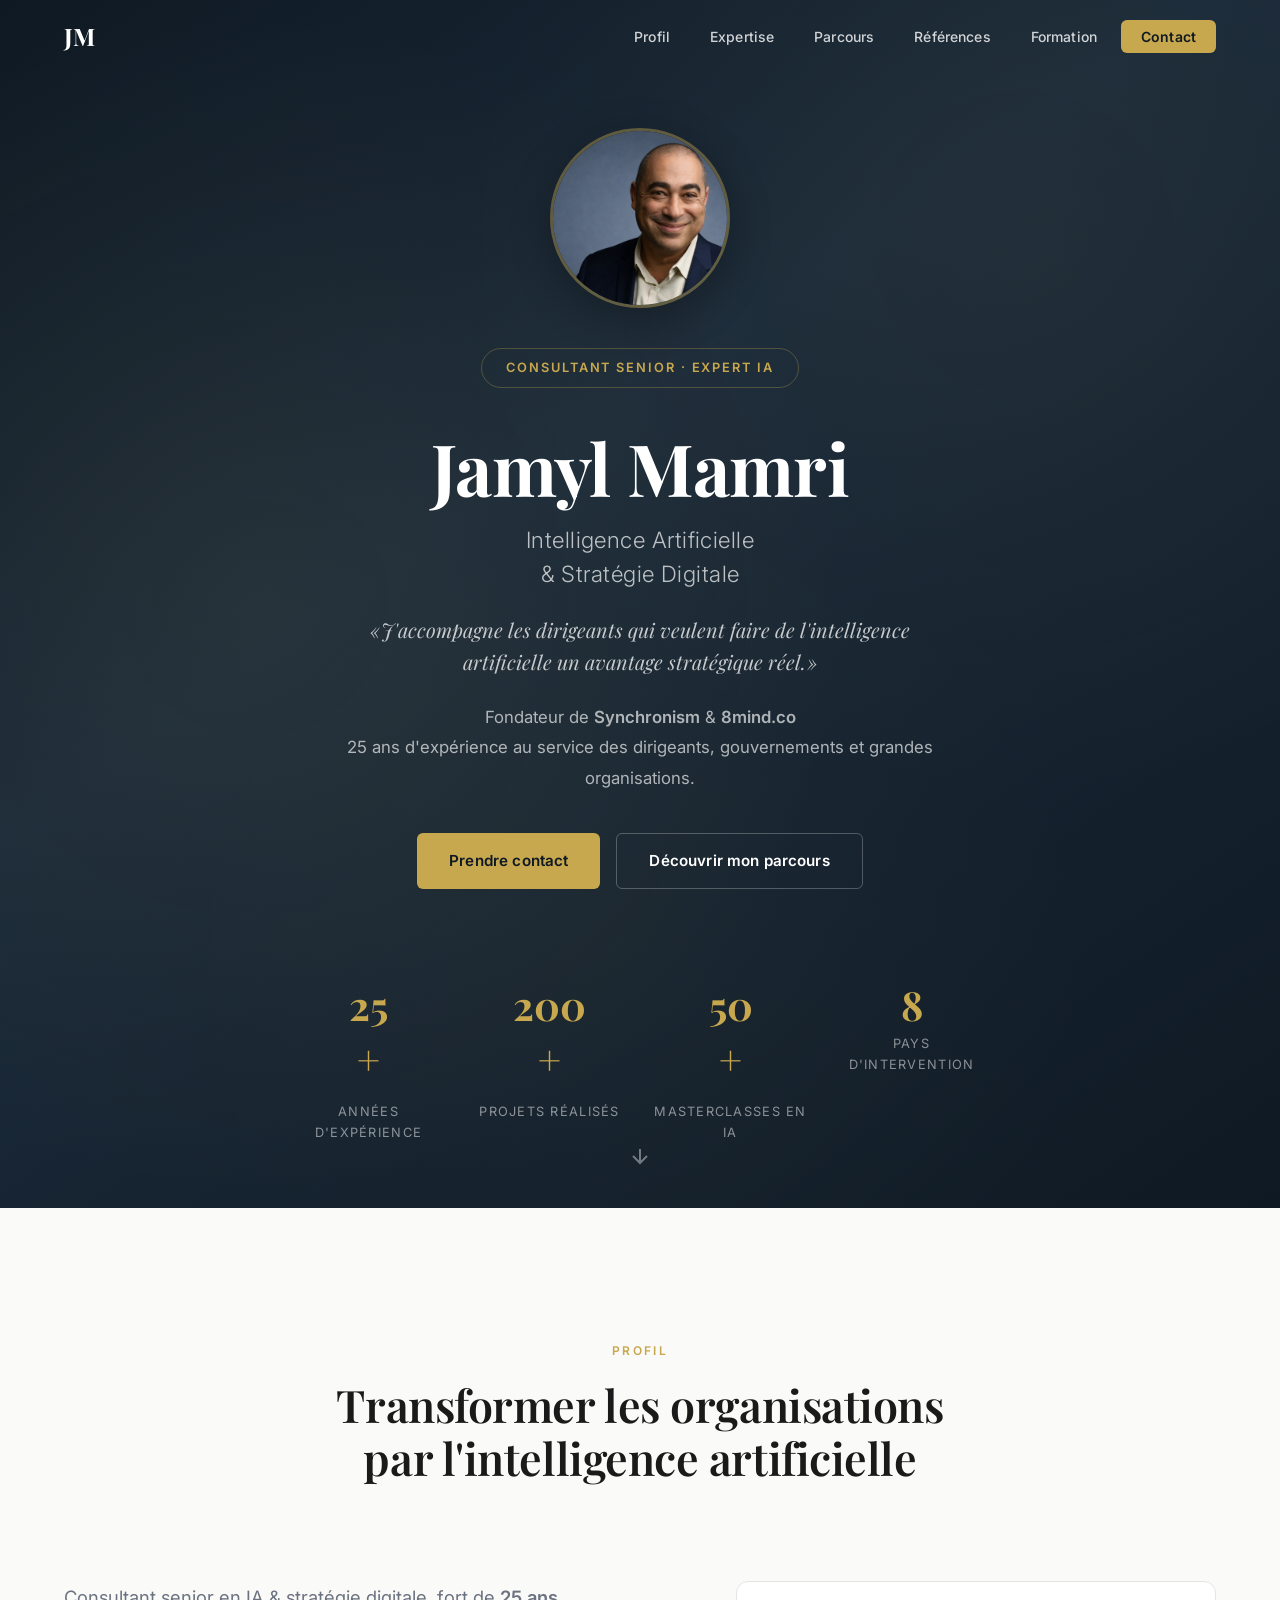
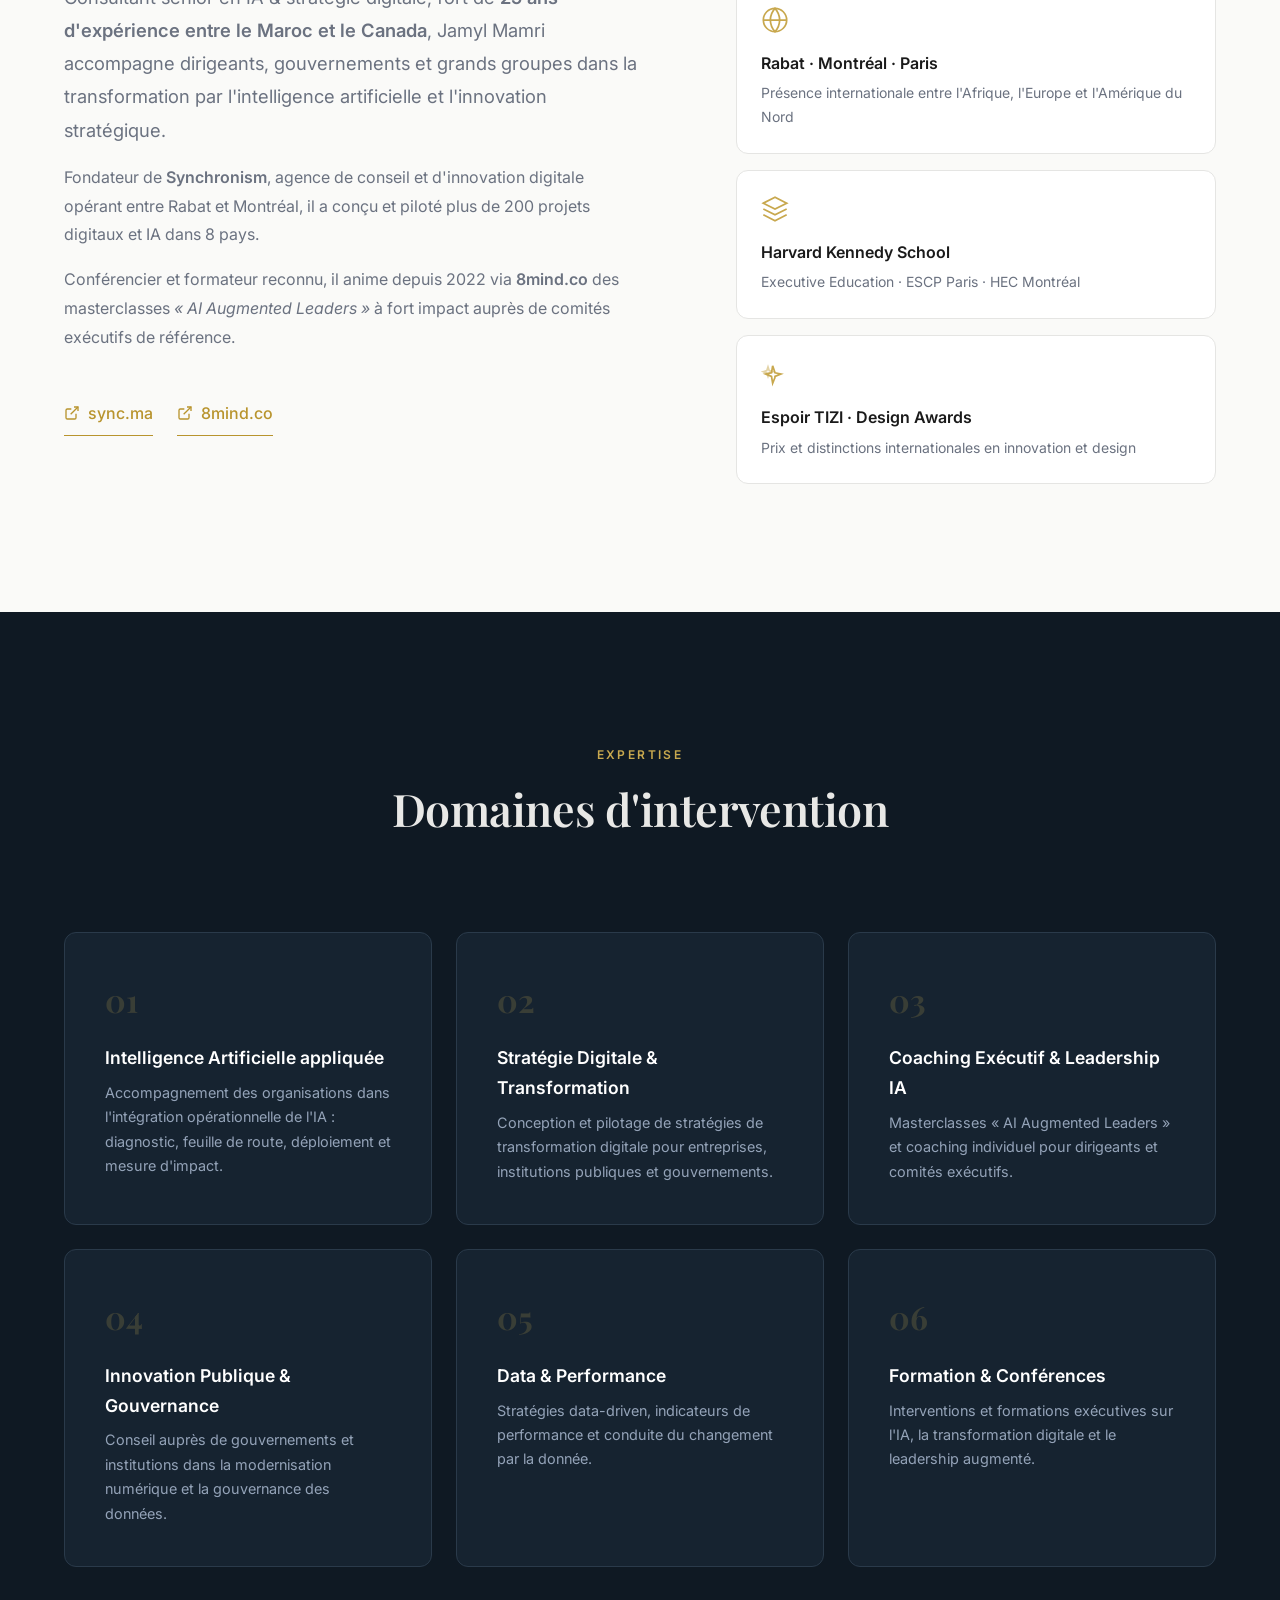
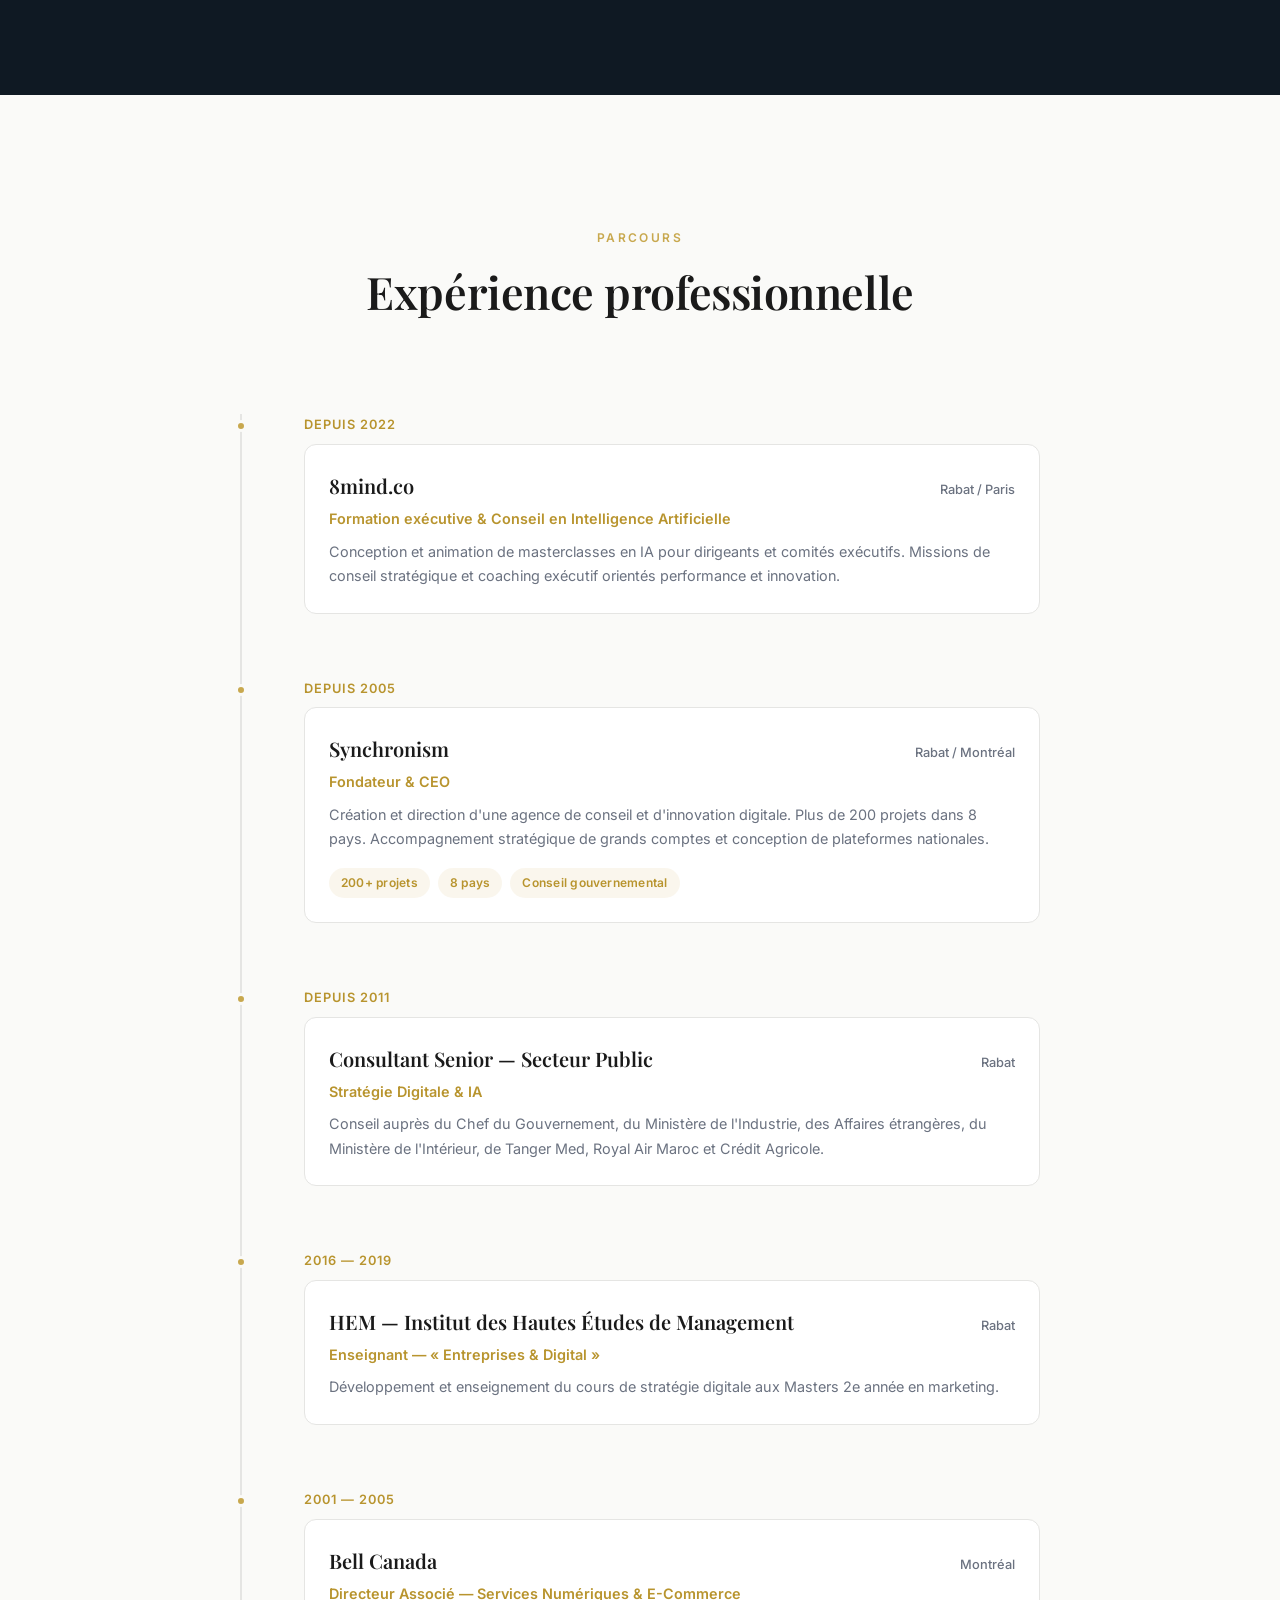
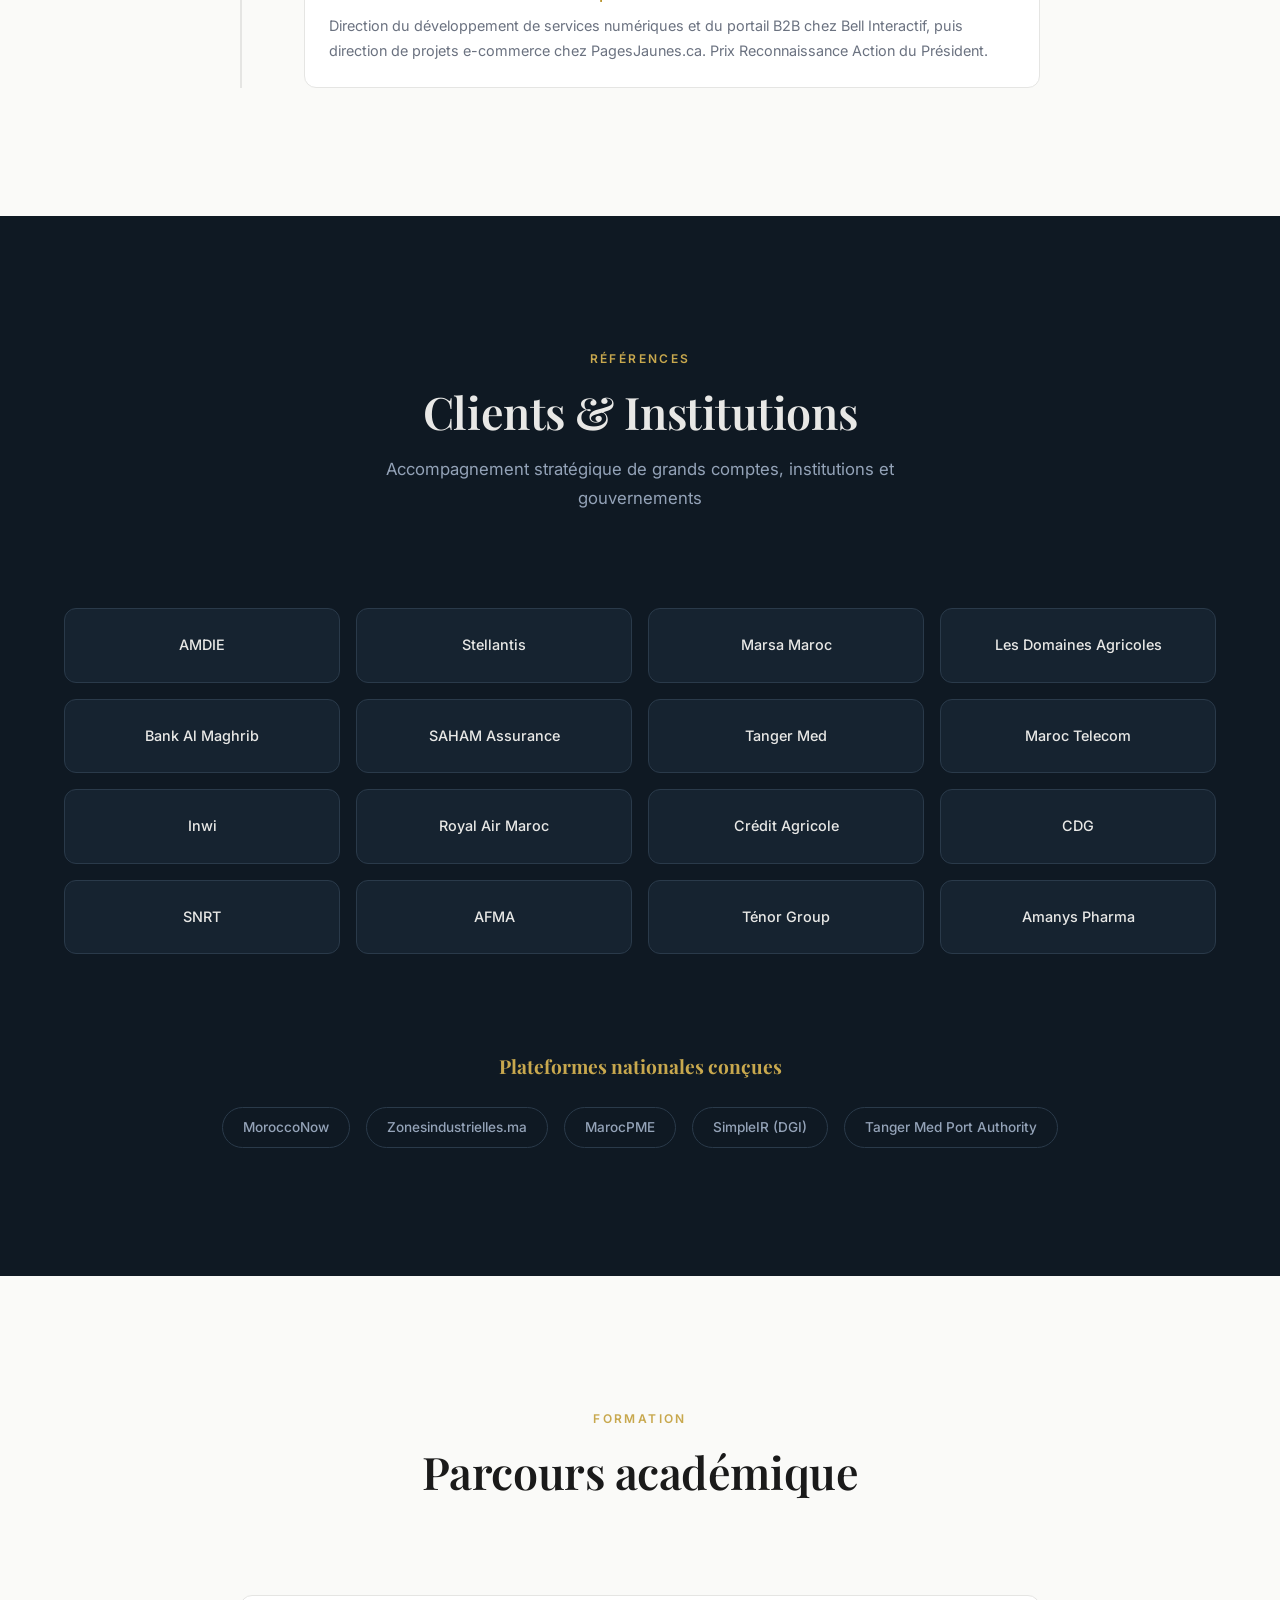
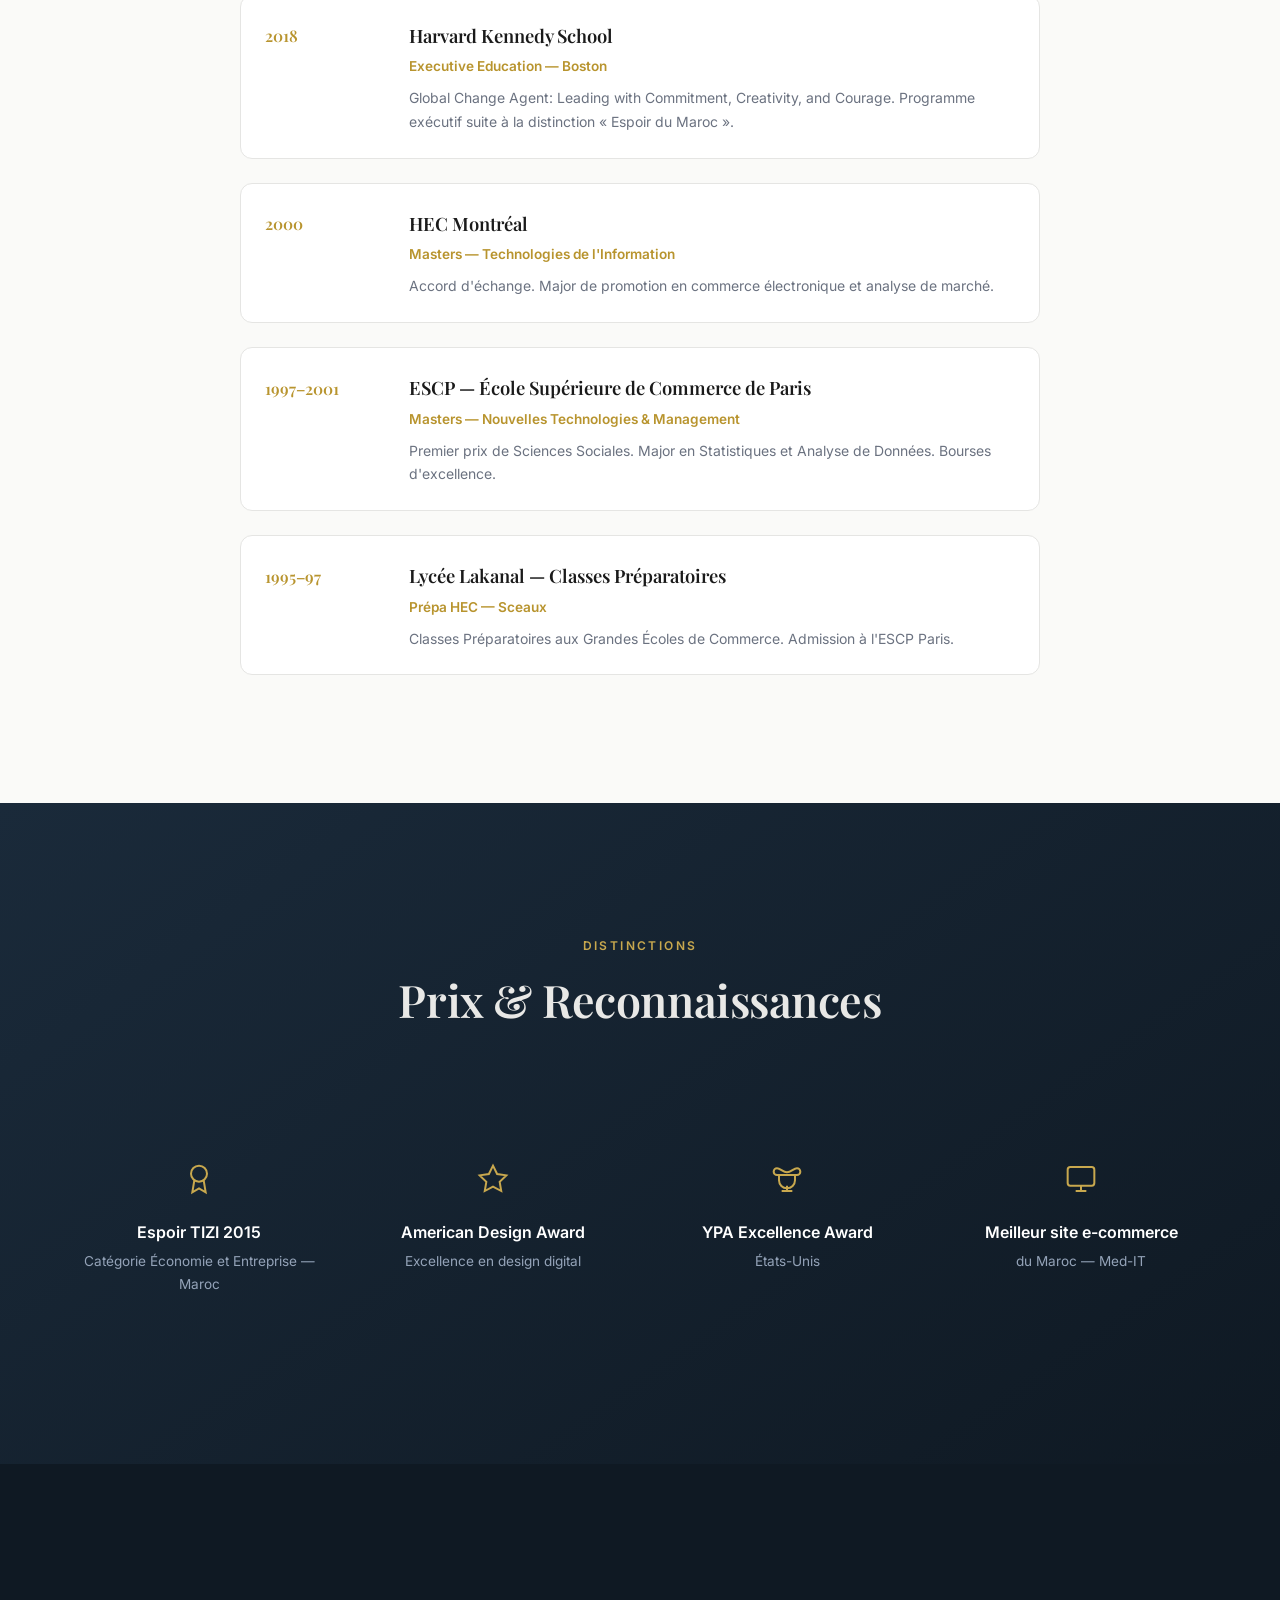
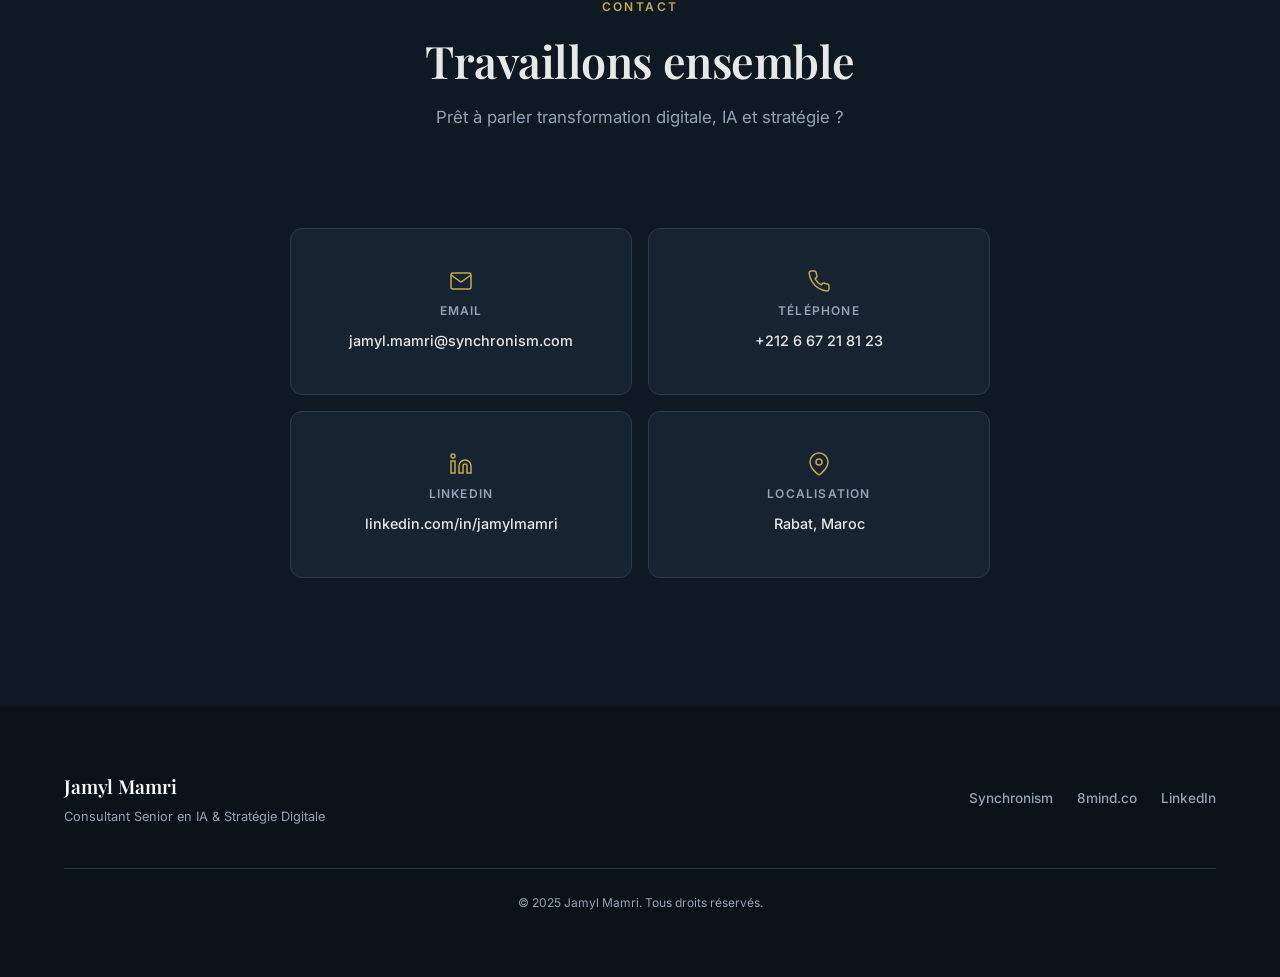
<file: index.html>
<!DOCTYPE html>
<html lang="fr">
<head>
    <meta charset="UTF-8">
    <meta name="viewport" content="width=device-width, initial-scale=1.0">
    <title>Jamyl Mamri — Consultant Senior en IA & Stratégie Digitale | Synchronism | 8mind.co</title>
    <meta name="description" content="Jamyl Mamri, consultant senior en intelligence artificielle et stratégie digitale. Fondateur de Synchronism et 8mind.co. 25 ans d'expérience au Maroc et au Canada. Masterclasses IA, coaching exécutif, transformation digitale pour dirigeants et gouvernements.">
    <meta name="keywords" content="Jamyl Mamri, consultant IA, intelligence artificielle, stratégie digitale, transformation digitale, Synchronism, 8mind, masterclass IA, coaching exécutif, AI Augmented Leaders, Maroc, Canada, Rabat, Montréal, conseil gouvernemental, Harvard Kennedy School, ESCP">
    <meta name="author" content="Jamyl Mamri">
    <meta name="robots" content="index, follow">
    <link rel="canonical" href="https://mamri.com">
    <meta property="og:title" content="Jamyl Mamri — Expert IA & Stratégie Digitale">
    <meta property="og:description" content="Consultant senior en IA & stratégie digitale. Fondateur de Synchronism & 8mind.co. 25 ans d'expérience. Masterclasses AI Augmented Leaders pour dirigeants et comités exécutifs.">
    <meta property="og:type" content="website">
    <meta property="og:url" content="https://mamri.com">
    <meta property="og:image" content="photo-jamyl-mamri.png">
    <meta property="og:locale" content="fr_FR">
    <meta name="twitter:card" content="summary_large_image">
    <meta name="twitter:title" content="Jamyl Mamri — Expert IA & Stratégie Digitale">
    <meta name="twitter:description" content="Consultant senior en IA & stratégie digitale. Fondateur de Synchronism & 8mind.co. 25 ans d'expérience entre le Maroc et le Canada.">
    <link rel="preconnect" href="https://fonts.googleapis.com">
    <link rel="preconnect" href="https://fonts.gstatic.com" crossorigin>
    <link href="https://fonts.googleapis.com/css2?family=Inter:wght@300;400;500;600;700&family=Playfair+Display:ital,wght@0,500;0,600;0,700;1,500&display=swap" rel="stylesheet">
    <link rel="stylesheet" href="style.css">
    <script type="application/ld+json">
    {
        "@context": "https://schema.org",
        "@type": "Person",
        "name": "Jamyl Mamri",
        "jobTitle": "Consultant Senior en Intelligence Artificielle & Stratégie Digitale",
        "url": "https://mamri.com",
        "sameAs": [
            "https://www.linkedin.com/in/jamylmamri",
            "https://www.sync.ma",
            "https://www.8mind.co"
        ],
        "worksFor": [
            {"@type": "Organization", "name": "Synchronism", "url": "https://www.sync.ma"},
            {"@type": "Organization", "name": "8mind.co", "url": "https://www.8mind.co"}
        ],
        "alumniOf": [
            {"@type": "EducationalOrganization", "name": "Harvard Kennedy School"},
            {"@type": "EducationalOrganization", "name": "ESCP Business School"},
            {"@type": "EducationalOrganization", "name": "HEC Montréal"}
        ],
        "knowsAbout": ["Intelligence Artificielle", "Stratégie Digitale", "Transformation Digitale", "Coaching Exécutif", "Leadership IA"],
        "address": {"@type": "PostalAddress", "addressLocality": "Rabat", "addressCountry": "MA"}
    }
    </script>
</head>
<body>
    <!-- Navigation -->
    <nav class="navbar" id="navbar">
        <div class="nav-container">
            <a href="#hero" class="nav-logo">JM</a>
            <button class="nav-toggle" id="navToggle" aria-label="Menu">
                <span></span>
                <span></span>
                <span></span>
            </button>
            <ul class="nav-menu" id="navMenu">
                <li><a href="#about" class="nav-link">Profil</a></li>
                <li><a href="#expertise" class="nav-link">Expertise</a></li>
                <li><a href="#experience" class="nav-link">Parcours</a></li>
                <li><a href="#clients" class="nav-link">Références</a></li>
                <li><a href="#education" class="nav-link">Formation</a></li>
                <li><a href="#contact" class="nav-link nav-cta">Contact</a></li>
            </ul>
        </div>
    </nav>

    <!-- Hero Section -->
    <section class="hero" id="hero">
        <div class="hero-bg-pattern"></div>
        <div class="container hero-content">
            <div class="hero-photo fade-in">
                <img src="photo-jamyl-mamri.png" alt="Jamyl Mamri — Consultant Senior en IA & Stratégie Digitale" width="180" height="180">
            </div>
            <div class="hero-badge fade-in">Consultant Senior · Expert IA</div>
            <h1 class="hero-title fade-in">
                <span class="hero-name">Jamyl Mamri</span>
                <span class="hero-tagline">Intelligence Artificielle<br>& Stratégie Digitale</span>
            </h1>
            <blockquote class="hero-quote fade-in">
                &laquo;&thinsp;J'accompagne les dirigeants qui veulent faire de l'intelligence artificielle un avantage stratégique réel.&thinsp;&raquo;
            </blockquote>
            <p class="hero-description fade-in">
                Fondateur de <strong>Synchronism</strong> & <strong>8mind.co</strong><br>
                25 ans d'expérience au service des dirigeants, gouvernements et grandes organisations.
            </p>
            <div class="hero-actions fade-in">
                <a href="#contact" class="btn btn-primary">Prendre contact</a>
                <a href="#about" class="btn btn-outline">Découvrir mon parcours</a>
            </div>
            <div class="hero-stats fade-in">
                <div class="stat">
                    <span class="stat-number" data-count="25">0</span><span class="stat-suffix">+</span>
                    <span class="stat-label">Années d'expérience</span>
                </div>
                <div class="stat">
                    <span class="stat-number" data-count="200">0</span><span class="stat-suffix">+</span>
                    <span class="stat-label">Projets réalisés</span>
                </div>
                <div class="stat">
                    <span class="stat-number" data-count="50">0</span><span class="stat-suffix">+</span>
                    <span class="stat-label">Masterclasses en IA</span>
                </div>
                <div class="stat">
                    <span class="stat-number" data-count="8">0</span>
                    <span class="stat-label">Pays d'intervention</span>
                </div>
            </div>
        </div>
        <a href="#about" class="scroll-indicator" aria-label="Défiler vers le bas">
            <svg width="24" height="24" viewBox="0 0 24 24" fill="none" stroke="currentColor" stroke-width="2">
                <path d="M12 5v14M5 12l7 7 7-7"/>
            </svg>
        </a>
    </section>

    <!-- About Section -->
    <section class="section" id="about">
        <div class="container">
            <div class="section-header fade-in">
                <span class="section-tag">Profil</span>
                <h2 class="section-title">Transformer les organisations<br>par l'intelligence artificielle</h2>
            </div>
            <div class="about-grid">
                <div class="about-text fade-in">
                    <p class="about-lead">
                        Consultant senior en IA & stratégie digitale, fort de <strong>25 ans d'expérience entre le Maroc et le Canada</strong>, Jamyl Mamri accompagne dirigeants, gouvernements et grands groupes dans la transformation par l'intelligence artificielle et l'innovation stratégique.
                    </p>
                    <p>
                        Fondateur de <strong>Synchronism</strong>, agence de conseil et d'innovation digitale opérant entre Rabat et Montréal, il a conçu et piloté plus de 200 projets digitaux et IA dans 8 pays.
                    </p>
                    <p>
                        Conférencier et formateur reconnu, il anime depuis 2022 via <strong>8mind.co</strong> des masterclasses <em>« AI Augmented Leaders »</em> à fort impact auprès de comités exécutifs de référence.
                    </p>
                    <div class="about-links">
                        <a href="https://www.sync.ma" target="_blank" rel="noopener" class="about-link">
                            <svg width="16" height="16" viewBox="0 0 24 24" fill="none" stroke="currentColor" stroke-width="2"><path d="M18 13v6a2 2 0 0 1-2 2H5a2 2 0 0 1-2-2V8a2 2 0 0 1 2-2h6"/><polyline points="15 3 21 3 21 9"/><line x1="10" y1="14" x2="21" y2="3"/></svg>
                            sync.ma
                        </a>
                        <a href="https://www.8mind.co" target="_blank" rel="noopener" class="about-link">
                            <svg width="16" height="16" viewBox="0 0 24 24" fill="none" stroke="currentColor" stroke-width="2"><path d="M18 13v6a2 2 0 0 1-2 2H5a2 2 0 0 1-2-2V8a2 2 0 0 1 2-2h6"/><polyline points="15 3 21 3 21 9"/><line x1="10" y1="14" x2="21" y2="3"/></svg>
                            8mind.co
                        </a>
                    </div>
                </div>
                <div class="about-highlights fade-in">
                    <div class="highlight-card">
                        <div class="highlight-icon">
                            <svg width="28" height="28" viewBox="0 0 24 24" fill="none" stroke="currentColor" stroke-width="1.5"><circle cx="12" cy="12" r="10"/><path d="M2 12h20M12 2a15.3 15.3 0 0 1 4 10 15.3 15.3 0 0 1-4 10 15.3 15.3 0 0 1-4-10 15.3 15.3 0 0 1 4-10z"/></svg>
                        </div>
                        <h3>Rabat · Montréal · Paris</h3>
                        <p>Présence internationale entre l'Afrique, l'Europe et l'Amérique du Nord</p>
                    </div>
                    <div class="highlight-card">
                        <div class="highlight-icon">
                            <svg width="28" height="28" viewBox="0 0 24 24" fill="none" stroke="currentColor" stroke-width="1.5"><path d="M12 2L2 7l10 5 10-5-10-5zM2 17l10 5 10-5M2 12l10 5 10-5"/></svg>
                        </div>
                        <h3>Harvard Kennedy School</h3>
                        <p>Executive Education · ESCP Paris · HEC Montréal</p>
                    </div>
                    <div class="highlight-card">
                        <div class="highlight-icon">
                            <svg width="28" height="28" viewBox="0 0 24 24" fill="none" stroke="currentColor" stroke-width="1.5"><path d="M12 15l-2 5L9 14l-5-2 5-1 1-6 2 6 5 1-5 2z"/><path d="M6 6l1 3 3 1-3 1-1 3-1-3-3-1 3-1z" opacity="0.5"/></svg>
                        </div>
                        <h3>Espoir TIZI · Design Awards</h3>
                        <p>Prix et distinctions internationales en innovation et design</p>
                    </div>
                </div>
            </div>
        </div>
    </section>

    <!-- Expertise Section -->
    <section class="section section-dark" id="expertise">
        <div class="container">
            <div class="section-header fade-in">
                <span class="section-tag">Expertise</span>
                <h2 class="section-title">Domaines d'intervention</h2>
            </div>
            <div class="expertise-grid">
                <div class="expertise-card fade-in">
                    <div class="expertise-number">01</div>
                    <h3>Intelligence Artificielle appliquée</h3>
                    <p>Accompagnement des organisations dans l'intégration opérationnelle de l'IA : diagnostic, feuille de route, déploiement et mesure d'impact.</p>
                </div>
                <div class="expertise-card fade-in">
                    <div class="expertise-number">02</div>
                    <h3>Stratégie Digitale & Transformation</h3>
                    <p>Conception et pilotage de stratégies de transformation digitale pour entreprises, institutions publiques et gouvernements.</p>
                </div>
                <div class="expertise-card fade-in">
                    <div class="expertise-number">03</div>
                    <h3>Coaching Exécutif & Leadership IA</h3>
                    <p>Masterclasses « AI Augmented Leaders » et coaching individuel pour dirigeants et comités exécutifs.</p>
                </div>
                <div class="expertise-card fade-in">
                    <div class="expertise-number">04</div>
                    <h3>Innovation Publique & Gouvernance</h3>
                    <p>Conseil auprès de gouvernements et institutions dans la modernisation numérique et la gouvernance des données.</p>
                </div>
                <div class="expertise-card fade-in">
                    <div class="expertise-number">05</div>
                    <h3>Data & Performance</h3>
                    <p>Stratégies data-driven, indicateurs de performance et conduite du changement par la donnée.</p>
                </div>
                <div class="expertise-card fade-in">
                    <div class="expertise-number">06</div>
                    <h3>Formation & Conférences</h3>
                    <p>Interventions et formations exécutives sur l'IA, la transformation digitale et le leadership augmenté.</p>
                </div>
            </div>
        </div>
    </section>

    <!-- Experience Section -->
    <section class="section" id="experience">
        <div class="container">
            <div class="section-header fade-in">
                <span class="section-tag">Parcours</span>
                <h2 class="section-title">Expérience professionnelle</h2>
            </div>
            <div class="timeline">
                <div class="timeline-item fade-in">
                    <div class="timeline-marker"></div>
                    <div class="timeline-date">Depuis 2022</div>
                    <div class="timeline-content">
                        <div class="timeline-header">
                            <h3>8mind.co</h3>
                            <span class="timeline-location">Rabat / Paris</span>
                        </div>
                        <div class="timeline-role">Formation exécutive & Conseil en Intelligence Artificielle</div>
                        <p>Conception et animation de masterclasses en IA pour dirigeants et comités exécutifs. Missions de conseil stratégique et coaching exécutif orientés performance et innovation.</p>
                    </div>
                </div>
                <div class="timeline-item fade-in">
                    <div class="timeline-marker"></div>
                    <div class="timeline-date">Depuis 2005</div>
                    <div class="timeline-content">
                        <div class="timeline-header">
                            <h3>Synchronism</h3>
                            <span class="timeline-location">Rabat / Montréal</span>
                        </div>
                        <div class="timeline-role">Fondateur & CEO</div>
                        <p>Création et direction d'une agence de conseil et d'innovation digitale. Plus de 200 projets dans 8 pays. Accompagnement stratégique de grands comptes et conception de plateformes nationales.</p>
                        <div class="timeline-highlights">
                            <span>200+ projets</span>
                            <span>8 pays</span>
                            <span>Conseil gouvernemental</span>
                        </div>
                    </div>
                </div>
                <div class="timeline-item fade-in">
                    <div class="timeline-marker"></div>
                    <div class="timeline-date">Depuis 2011</div>
                    <div class="timeline-content">
                        <div class="timeline-header">
                            <h3>Consultant Senior — Secteur Public</h3>
                            <span class="timeline-location">Rabat</span>
                        </div>
                        <div class="timeline-role">Stratégie Digitale & IA</div>
                        <p>Conseil auprès du Chef du Gouvernement, du Ministère de l'Industrie, des Affaires étrangères, du Ministère de l'Intérieur, de Tanger Med, Royal Air Maroc et Crédit Agricole.</p>
                    </div>
                </div>
                <div class="timeline-item fade-in">
                    <div class="timeline-marker"></div>
                    <div class="timeline-date">2016 — 2019</div>
                    <div class="timeline-content">
                        <div class="timeline-header">
                            <h3>HEM — Institut des Hautes Études de Management</h3>
                            <span class="timeline-location">Rabat</span>
                        </div>
                        <div class="timeline-role">Enseignant — « Entreprises & Digital »</div>
                        <p>Développement et enseignement du cours de stratégie digitale aux Masters 2e année en marketing.</p>
                    </div>
                </div>
                <div class="timeline-item fade-in">
                    <div class="timeline-marker"></div>
                    <div class="timeline-date">2001 — 2005</div>
                    <div class="timeline-content">
                        <div class="timeline-header">
                            <h3>Bell Canada</h3>
                            <span class="timeline-location">Montréal</span>
                        </div>
                        <div class="timeline-role">Directeur Associé — Services Numériques & E-Commerce</div>
                        <p>Direction du développement de services numériques et du portail B2B chez Bell Interactif, puis direction de projets e-commerce chez PagesJaunes.ca. Prix Reconnaissance Action du Président.</p>
                    </div>
                </div>
            </div>
        </div>
    </section>

    <!-- Clients Section -->
    <section class="section section-dark" id="clients">
        <div class="container">
            <div class="section-header fade-in">
                <span class="section-tag">Références</span>
                <h2 class="section-title">Clients & Institutions</h2>
                <p class="section-subtitle">Accompagnement stratégique de grands comptes, institutions et gouvernements</p>
            </div>
            <div class="clients-grid fade-in">
                <div class="client-item">AMDIE</div>
                <div class="client-item">Stellantis</div>
                <div class="client-item">Marsa Maroc</div>
                <div class="client-item">Les Domaines Agricoles</div>
                <div class="client-item">Bank Al Maghrib</div>
                <div class="client-item">SAHAM Assurance</div>
                <div class="client-item">Tanger Med</div>
                <div class="client-item">Maroc Telecom</div>
                <div class="client-item">Inwi</div>
                <div class="client-item">Royal Air Maroc</div>
                <div class="client-item">Crédit Agricole</div>
                <div class="client-item">CDG</div>
                <div class="client-item">SNRT</div>
                <div class="client-item">AFMA</div>
                <div class="client-item">Ténor Group</div>
                <div class="client-item">Amanys Pharma</div>
            </div>
            <div class="platforms fade-in">
                <h3>Plateformes nationales conçues</h3>
                <div class="platforms-list">
                    <span>MoroccoNow</span>
                    <span>Zonesindustrielles.ma</span>
                    <span>MarocPME</span>
                    <span>SimpleIR (DGI)</span>
                    <span>Tanger Med Port Authority</span>
                </div>
            </div>
        </div>
    </section>

    <!-- Education Section -->
    <section class="section" id="education">
        <div class="container">
            <div class="section-header fade-in">
                <span class="section-tag">Formation</span>
                <h2 class="section-title">Parcours académique</h2>
            </div>
            <div class="education-grid">
                <div class="education-card fade-in">
                    <div class="education-year">2018</div>
                    <div class="education-content">
                        <h3>Harvard Kennedy School</h3>
                        <p class="education-program">Executive Education — Boston</p>
                        <p>Global Change Agent: Leading with Commitment, Creativity, and Courage. Programme exécutif suite à la distinction « Espoir du Maroc ».</p>
                    </div>
                </div>
                <div class="education-card fade-in">
                    <div class="education-year">2000</div>
                    <div class="education-content">
                        <h3>HEC Montréal</h3>
                        <p class="education-program">Masters — Technologies de l'Information</p>
                        <p>Accord d'échange. Major de promotion en commerce électronique et analyse de marché.</p>
                    </div>
                </div>
                <div class="education-card fade-in">
                    <div class="education-year">1997–2001</div>
                    <div class="education-content">
                        <h3>ESCP — École Supérieure de Commerce de Paris</h3>
                        <p class="education-program">Masters — Nouvelles Technologies & Management</p>
                        <p>Premier prix de Sciences Sociales. Major en Statistiques et Analyse de Données. Bourses d'excellence.</p>
                    </div>
                </div>
                <div class="education-card fade-in">
                    <div class="education-year">1995–97</div>
                    <div class="education-content">
                        <h3>Lycée Lakanal — Classes Préparatoires</h3>
                        <p class="education-program">Prépa HEC — Sceaux</p>
                        <p>Classes Préparatoires aux Grandes Écoles de Commerce. Admission à l'ESCP Paris.</p>
                    </div>
                </div>
            </div>
        </div>
    </section>

    <!-- Awards Section -->
    <section class="section section-accent" id="awards">
        <div class="container">
            <div class="awards-content fade-in">
                <div class="section-header">
                    <span class="section-tag">Distinctions</span>
                    <h2 class="section-title">Prix & Reconnaissances</h2>
                </div>
                <div class="awards-grid">
                    <div class="award-item">
                        <div class="award-icon">
                            <svg width="32" height="32" viewBox="0 0 24 24" fill="none" stroke="currentColor" stroke-width="1.5"><circle cx="12" cy="8" r="6"/><path d="M15.477 12.89L17 22l-5-3-5 3 1.523-9.11"/></svg>
                        </div>
                        <h3>Espoir TIZI 2015</h3>
                        <p>Catégorie Économie et Entreprise — Maroc</p>
                    </div>
                    <div class="award-item">
                        <div class="award-icon">
                            <svg width="32" height="32" viewBox="0 0 24 24" fill="none" stroke="currentColor" stroke-width="1.5"><path d="M12 2L15.09 8.26L22 9.27L17 14.14L18.18 21.02L12 17.77L5.82 21.02L7 14.14L2 9.27L8.91 8.26L12 2Z"/></svg>
                        </div>
                        <h3>American Design Award</h3>
                        <p>Excellence en design digital</p>
                    </div>
                    <div class="award-item">
                        <div class="award-icon">
                            <svg width="32" height="32" viewBox="0 0 24 24" fill="none" stroke="currentColor" stroke-width="1.5"><path d="M6 9H4.5a2.5 2.5 0 0 1 0-5C7 4 9 7 12 7s5-3 7.5-3a2.5 2.5 0 0 1 0 5H18"/><path d="M6 9h12v4a6 6 0 0 1-12 0V9z"/><path d="M12 17v4M8 21h8"/></svg>
                        </div>
                        <h3>YPA Excellence Award</h3>
                        <p>États-Unis</p>
                    </div>
                    <div class="award-item">
                        <div class="award-icon">
                            <svg width="32" height="32" viewBox="0 0 24 24" fill="none" stroke="currentColor" stroke-width="1.5"><rect x="2" y="3" width="20" height="14" rx="2" ry="2"/><line x1="8" y1="21" x2="16" y2="21"/><line x1="12" y1="17" x2="12" y2="21"/></svg>
                        </div>
                        <h3>Meilleur site e-commerce</h3>
                        <p>du Maroc — Med-IT</p>
                    </div>
                </div>
            </div>
        </div>
    </section>

    <!-- Contact Section -->
    <section class="section section-dark" id="contact">
        <div class="container">
            <div class="contact-content fade-in">
                <div class="section-header">
                    <span class="section-tag">Contact</span>
                    <h2 class="section-title">Travaillons ensemble</h2>
                    <p class="section-subtitle">Prêt à parler transformation digitale, IA et stratégie ?</p>
                </div>
                <div class="contact-grid">
                    <a href="mailto:jamyl.mamri@synchronism.com" class="contact-card">
                        <svg width="24" height="24" viewBox="0 0 24 24" fill="none" stroke="currentColor" stroke-width="1.5"><path d="M4 4h16c1.1 0 2 .9 2 2v12c0 1.1-.9 2-2 2H4c-1.1 0-2-.9-2-2V6c0-1.1.9-2 2-2z"/><polyline points="22,6 12,13 2,6"/></svg>
                        <span class="contact-label">Email</span>
                        <span class="contact-value">jamyl.mamri@synchronism.com</span>
                    </a>
                    <a href="tel:+212667218123" class="contact-card">
                        <svg width="24" height="24" viewBox="0 0 24 24" fill="none" stroke="currentColor" stroke-width="1.5"><path d="M22 16.92v3a2 2 0 0 1-2.18 2 19.79 19.79 0 0 1-8.63-3.07 19.5 19.5 0 0 1-6-6 19.79 19.79 0 0 1-3.07-8.67A2 2 0 0 1 4.11 2h3a2 2 0 0 1 2 1.72 12.84 12.84 0 0 0 .7 2.81 2 2 0 0 1-.45 2.11L8.09 9.91a16 16 0 0 0 6 6l1.27-1.27a2 2 0 0 1 2.11-.45 12.84 12.84 0 0 0 2.81.7A2 2 0 0 1 22 16.92z"/></svg>
                        <span class="contact-label">Téléphone</span>
                        <span class="contact-value">+212 6 67 21 81 23</span>
                    </a>
                    <a href="https://www.linkedin.com/in/jamylmamri" target="_blank" rel="noopener" class="contact-card">
                        <svg width="24" height="24" viewBox="0 0 24 24" fill="none" stroke="currentColor" stroke-width="1.5"><path d="M16 8a6 6 0 0 1 6 6v7h-4v-7a2 2 0 0 0-2-2 2 2 0 0 0-2 2v7h-4v-7a6 6 0 0 1 6-6z"/><rect x="2" y="9" width="4" height="12"/><circle cx="4" cy="4" r="2"/></svg>
                        <span class="contact-label">LinkedIn</span>
                        <span class="contact-value">linkedin.com/in/jamylmamri</span>
                    </a>
                    <div class="contact-card">
                        <svg width="24" height="24" viewBox="0 0 24 24" fill="none" stroke="currentColor" stroke-width="1.5"><path d="M21 10c0 7-9 13-9 13s-9-6-9-13a9 9 0 0 1 18 0z"/><circle cx="12" cy="10" r="3"/></svg>
                        <span class="contact-label">Localisation</span>
                        <span class="contact-value">Rabat, Maroc</span>
                    </div>
                </div>
            </div>
        </div>
    </section>

    <!-- Footer -->
    <footer class="footer">
        <div class="container footer-content">
            <div class="footer-brand">
                <span class="footer-logo">Jamyl Mamri</span>
                <p>Consultant Senior en IA & Stratégie Digitale</p>
            </div>
            <div class="footer-links">
                <a href="https://www.sync.ma" target="_blank" rel="noopener">Synchronism</a>
                <a href="https://www.8mind.co" target="_blank" rel="noopener">8mind.co</a>
                <a href="https://www.linkedin.com/in/jamylmamri" target="_blank" rel="noopener">LinkedIn</a>
            </div>
            <div class="footer-copy">
                &copy; 2025 Jamyl Mamri. Tous droits réservés.
            </div>
        </div>
    </footer>

    <script src="script.js"></script>
</body>
</html>
</file>
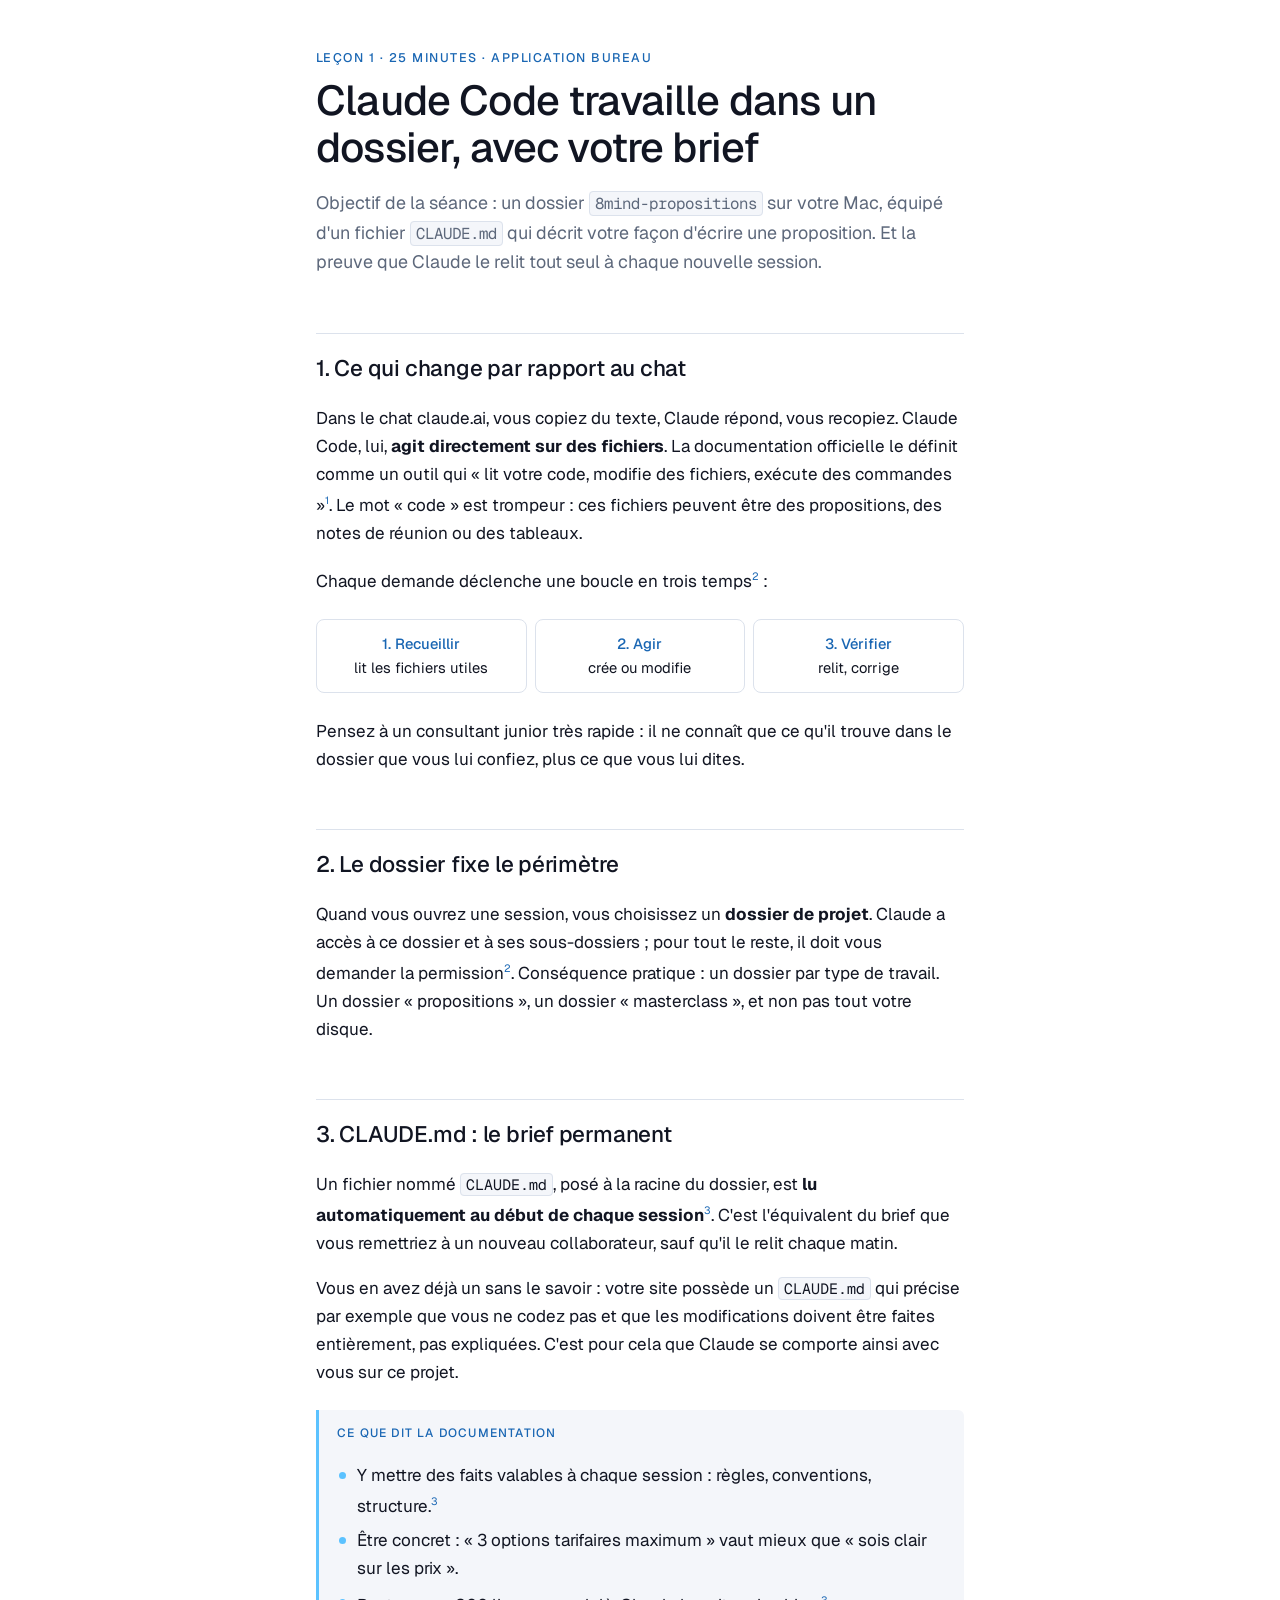
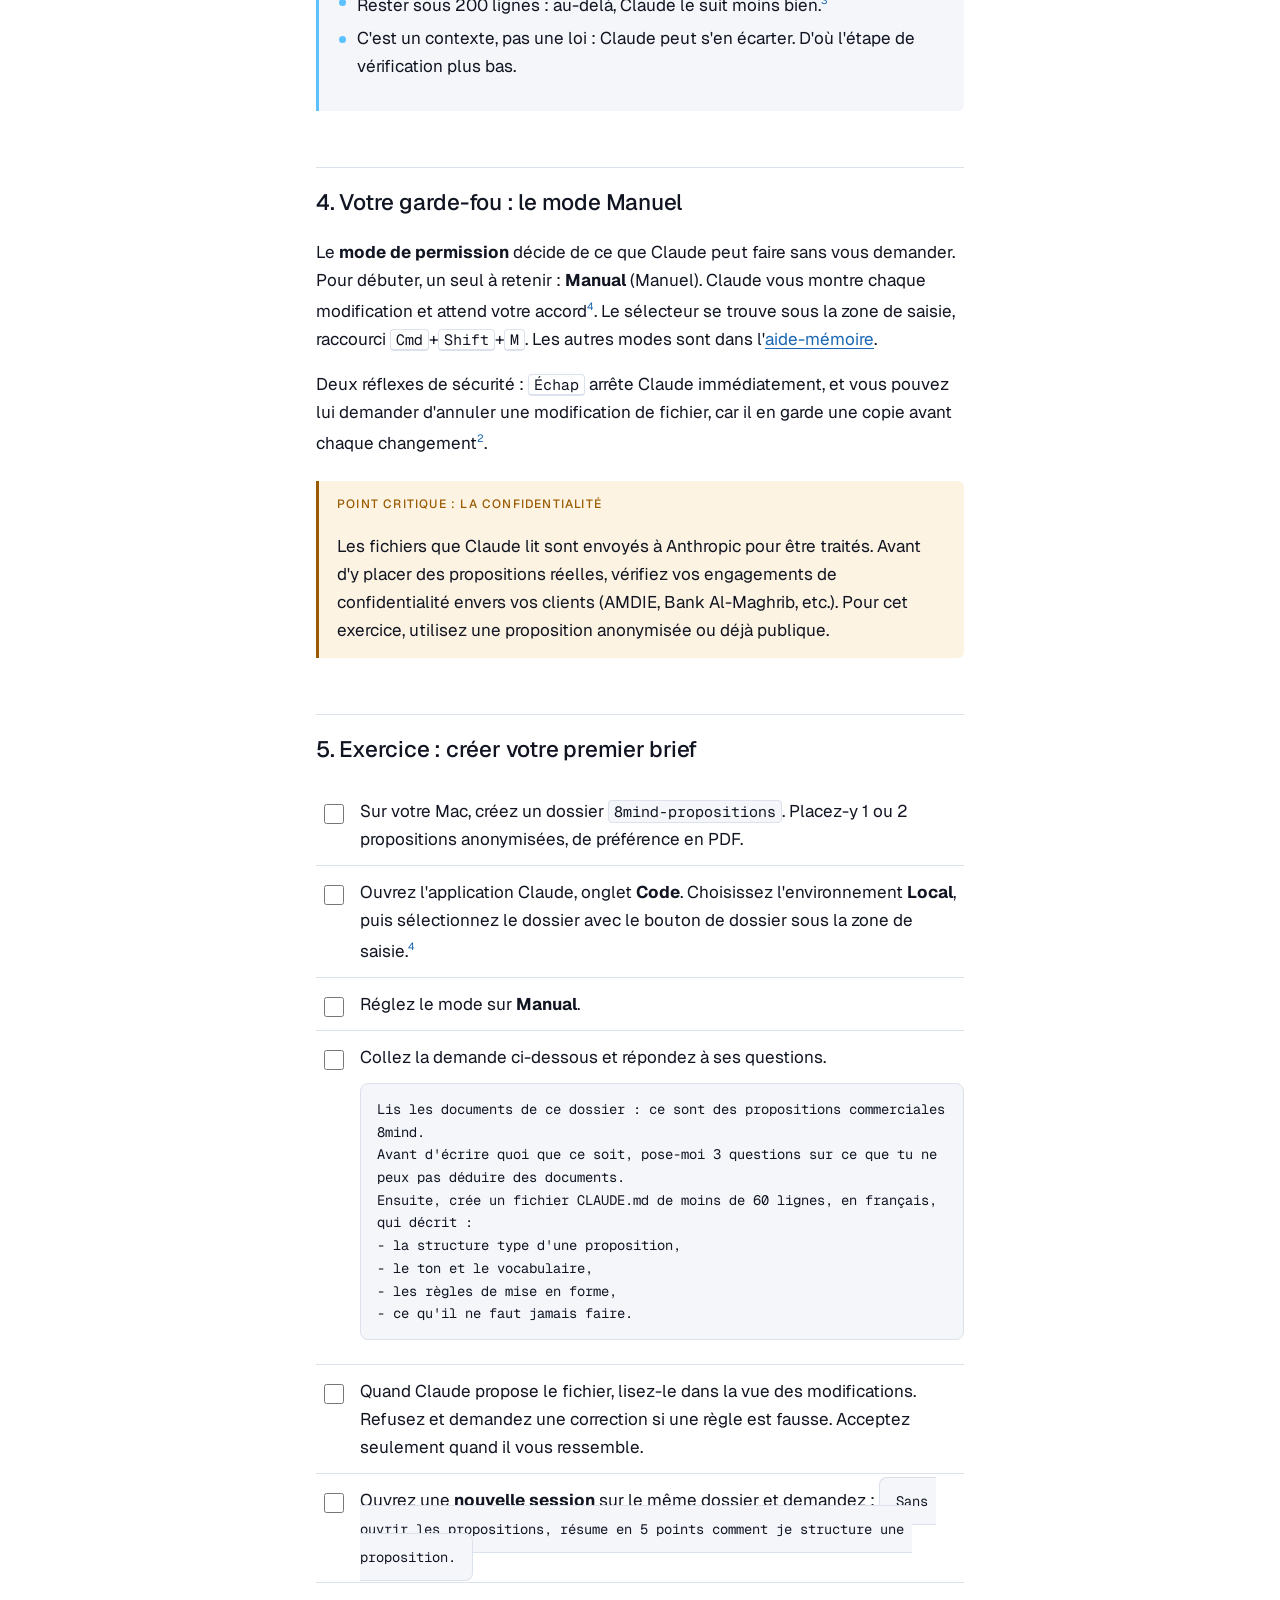
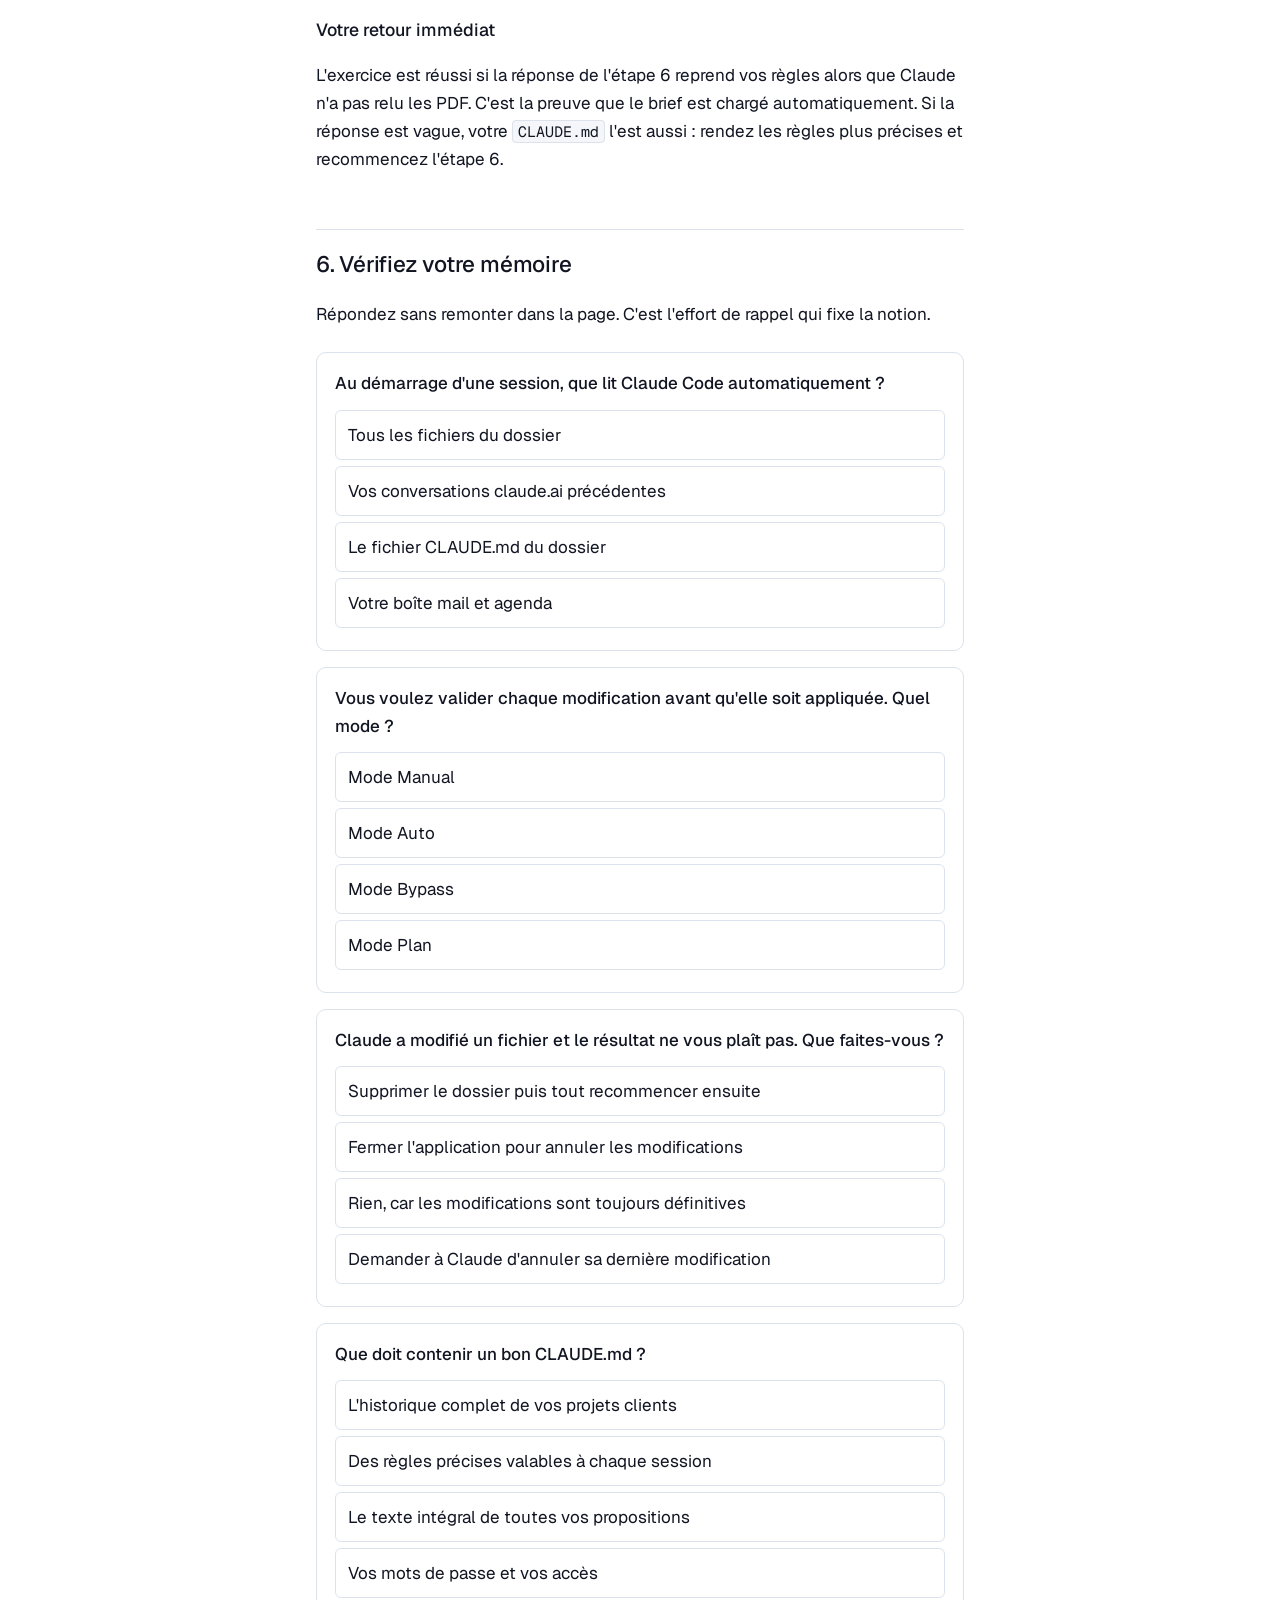
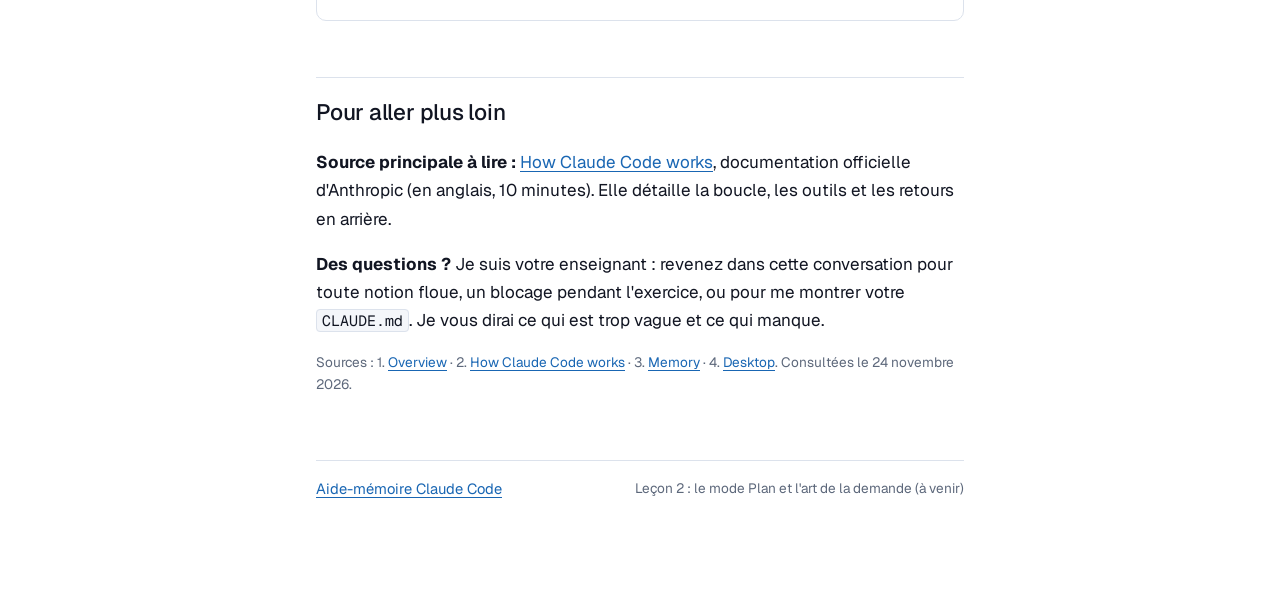
<file: apprendre-claude-code/lessons/0001-dossier-et-brief-claude-md.html>
<!doctype html>
<html lang="fr">
<head>
<meta charset="utf-8">
<meta name="viewport" content="width=device-width, initial-scale=1">
<title>Dossier et brief</title>
<link rel="stylesheet" href="../assets/cours.css">
</head>
<body>
<main>

<p class="surtitre">Leçon 1 · 25 minutes · Application bureau</p>
<h1>Claude Code travaille dans un dossier, avec votre brief</h1>
<p class="chapeau">Objectif de la séance : un dossier <code>8mind-propositions</code> sur votre Mac, équipé d'un fichier <code>CLAUDE.md</code> qui décrit votre façon d'écrire une proposition. Et la preuve que Claude le relit tout seul à chaque nouvelle session.</p>

<h2>1. Ce qui change par rapport au chat</h2>
<p>Dans le chat claude.ai, vous copiez du texte, Claude répond, vous recopiez. Claude Code, lui, <strong>agit directement sur des fichiers</strong>. La documentation officielle le définit comme un outil qui « lit votre code, modifie des fichiers, exécute des commandes »<sup><a href="https://code.claude.com/docs/en/overview">1</a></sup>. Le mot « code » est trompeur : ces fichiers peuvent être des propositions, des notes de réunion ou des tableaux.</p>
<p>Chaque demande déclenche une boucle en trois temps<sup><a href="https://code.claude.com/docs/en/how-claude-code-works">2</a></sup> :</p>
<div class="boucle">
  <div><strong>1. Recueillir</strong>lit les fichiers utiles</div>
  <div><strong>2. Agir</strong>crée ou modifie</div>
  <div><strong>3. Vérifier</strong>relit, corrige</div>
</div>
<p>Pensez à un consultant junior très rapide : il ne connaît que ce qu'il trouve dans le dossier que vous lui confiez, plus ce que vous lui dites.</p>

<h2>2. Le dossier fixe le périmètre</h2>
<p>Quand vous ouvrez une session, vous choisissez un <strong>dossier de projet</strong>. Claude a accès à ce dossier et à ses sous-dossiers ; pour tout le reste, il doit vous demander la permission<sup><a href="https://code.claude.com/docs/en/how-claude-code-works">2</a></sup>. Conséquence pratique : un dossier par type de travail. Un dossier « propositions », un dossier « masterclass », et non pas tout votre disque.</p>

<h2>3. CLAUDE.md : le brief permanent</h2>
<p>Un fichier nommé <code>CLAUDE.md</code>, posé à la racine du dossier, est <strong>lu automatiquement au début de chaque session</strong><sup><a href="https://code.claude.com/docs/en/memory">3</a></sup>. C'est l'équivalent du brief que vous remettriez à un nouveau collaborateur, sauf qu'il le relit chaque matin.</p>
<p>Vous en avez déjà un sans le savoir : votre site possède un <code>CLAUDE.md</code> qui précise par exemple que vous ne codez pas et que les modifications doivent être faites entièrement, pas expliquées. C'est pour cela que Claude se comporte ainsi avec vous sur ce projet.</p>
<div class="encadre">
  <span class="etiquette">Ce que dit la documentation</span>
  <ul>
    <li>Y mettre des faits valables à chaque session : règles, conventions, structure.<sup><a href="https://code.claude.com/docs/en/memory">3</a></sup></li>
    <li>Être concret : « 3 options tarifaires maximum » vaut mieux que « sois clair sur les prix ».</li>
    <li>Rester sous 200 lignes : au-delà, Claude le suit moins bien.<sup><a href="https://code.claude.com/docs/en/memory">3</a></sup></li>
    <li>C'est un contexte, pas une loi : Claude peut s'en écarter. D'où l'étape de vérification plus bas.</li>
  </ul>
</div>

<h2>4. Votre garde-fou : le mode Manuel</h2>
<p>Le <strong>mode de permission</strong> décide de ce que Claude peut faire sans vous demander. Pour débuter, un seul à retenir : <strong>Manual</strong> (Manuel). Claude vous montre chaque modification et attend votre accord<sup><a href="https://code.claude.com/docs/en/desktop">4</a></sup>. Le sélecteur se trouve sous la zone de saisie, raccourci <kbd>Cmd</kbd>+<kbd>Shift</kbd>+<kbd>M</kbd>. Les autres modes sont dans l'<a href="../reference/aide-memoire.html">aide-mémoire</a>.</p>
<p>Deux réflexes de sécurité : <kbd>Échap</kbd> arrête Claude immédiatement, et vous pouvez lui demander d'annuler une modification de fichier, car il en garde une copie avant chaque changement<sup><a href="https://code.claude.com/docs/en/how-claude-code-works">2</a></sup>.</p>

<div class="encadre attention">
  <span class="etiquette">Point critique : la confidentialité</span>
  <p>Les fichiers que Claude lit sont envoyés à Anthropic pour être traités. Avant d'y placer des propositions réelles, vérifiez vos engagements de confidentialité envers vos clients (AMDIE, Bank Al-Maghrib, etc.). Pour cet exercice, utilisez une proposition anonymisée ou déjà publique.</p>
</div>

<h2>5. Exercice : créer votre premier brief</h2>
<ol class="etapes" data-cle="lecon-0001">
  <li>Sur votre Mac, créez un dossier <code>8mind-propositions</code>. Placez-y 1 ou 2 propositions anonymisées, de préférence en PDF.</li>
  <li>Ouvrez l'application Claude, onglet <strong>Code</strong>. Choisissez l'environnement <strong>Local</strong>, puis sélectionnez le dossier avec le bouton de dossier sous la zone de saisie.<sup><a href="https://code.claude.com/docs/en/desktop">4</a></sup></li>
  <li>Réglez le mode sur <strong>Manual</strong>.</li>
  <li>Collez la demande ci-dessous et répondez à ses questions.
<div class="prompt">Lis les documents de ce dossier : ce sont des propositions commerciales 8mind.
Avant d'écrire quoi que ce soit, pose-moi 3 questions sur ce que tu ne peux pas déduire des documents.
Ensuite, crée un fichier CLAUDE.md de moins de 60 lignes, en français, qui décrit :
- la structure type d'une proposition,
- le ton et le vocabulaire,
- les règles de mise en forme,
- ce qu'il ne faut jamais faire.</div></li>
  <li>Quand Claude propose le fichier, lisez-le dans la vue des modifications. Refusez et demandez une correction si une règle est fausse. Acceptez seulement quand il vous ressemble.</li>
  <li>Ouvrez une <strong>nouvelle session</strong> sur le même dossier et demandez : <span class="prompt">Sans ouvrir les propositions, résume en 5 points comment je structure une proposition.</span></li>
</ol>

<h3>Votre retour immédiat</h3>
<p>L'exercice est réussi si la réponse de l'étape 6 reprend vos règles alors que Claude n'a pas relu les PDF. C'est la preuve que le brief est chargé automatiquement. Si la réponse est vague, votre <code>CLAUDE.md</code> l'est aussi : rendez les règles plus précises et recommencez l'étape 6.</p>

<h2>6. Vérifiez votre mémoire</h2>
<p>Répondez sans remonter dans la page. C'est l'effort de rappel qui fixe la notion.</p>
<div class="quiz">
  <div class="question" data-juste="3" data-explication="Le CLAUDE.md du dossier est chargé au lancement. Les autres fichiers ne sont lus que si la tâche l'exige.">
    <p>Au démarrage d'une session, que lit Claude Code automatiquement ?</p>
    <button>Tous les fichiers du dossier</button>
    <button>Vos conversations claude.ai précédentes</button>
    <button>Le fichier CLAUDE.md du dossier</button>
    <button>Votre boîte mail et agenda</button>
  </div>
  <div class="question" data-juste="1" data-explication="En mode Manual, chaque modification vous est montrée et attend votre accord. Plan ne modifie rien ; Auto et Bypass ne vous demandent pas.">
    <p>Vous voulez valider chaque modification avant qu'elle soit appliquée. Quel mode ?</p>
    <button>Mode Manual</button>
    <button>Mode Auto</button>
    <button>Mode Bypass</button>
    <button>Mode Plan</button>
  </div>
  <div class="question" data-juste="4" data-explication="Claude garde une copie de chaque fichier avant de le modifier : il peut revenir en arrière.">
    <p>Claude a modifié un fichier et le résultat ne vous plaît pas. Que faites-vous ?</p>
    <button>Supprimer le dossier puis tout recommencer ensuite</button>
    <button>Fermer l'application pour annuler les modifications</button>
    <button>Rien, car les modifications sont toujours définitives</button>
    <button>Demander à Claude d'annuler sa dernière modification</button>
  </div>
  <div class="question" data-juste="2" data-explication="Des règles courtes et concrètes, utiles à chaque session. Jamais de secrets : le fichier est lu et peut être partagé.">
    <p>Que doit contenir un bon CLAUDE.md ?</p>
    <button>L'historique complet de vos projets clients</button>
    <button>Des règles précises valables à chaque session</button>
    <button>Le texte intégral de toutes vos propositions</button>
    <button>Vos mots de passe et vos accès</button>
  </div>
  <p class="score" aria-live="polite"></p>
</div>

<h2>Pour aller plus loin</h2>
<p><strong>Source principale à lire :</strong> <a href="https://code.claude.com/docs/en/how-claude-code-works">How Claude Code works</a>, documentation officielle d'Anthropic (en anglais, 10 minutes). Elle détaille la boucle, les outils et les retours en arrière.</p>
<p><strong>Des questions ?</strong> Je suis votre enseignant : revenez dans cette conversation pour toute notion floue, un blocage pendant l'exercice, ou pour me montrer votre <code>CLAUDE.md</code>. Je vous dirai ce qui est trop vague et ce qui manque.</p>

<p class="note">Sources : 1. <a href="https://code.claude.com/docs/en/overview">Overview</a> · 2. <a href="https://code.claude.com/docs/en/how-claude-code-works">How Claude Code works</a> · 3. <a href="https://code.claude.com/docs/en/memory">Memory</a> · 4. <a href="https://code.claude.com/docs/en/desktop">Desktop</a>. Consultées le 24 novembre 2026.</p>

<nav class="suite">
  <a href="../reference/aide-memoire.html">Aide-mémoire Claude Code</a>
  <span class="meta">Leçon 2 : le mode Plan et l'art de la demande (à venir)</span>
</nav>
</main>
<script src="../assets/cours.js"></script>
</body>
</html>
</file>
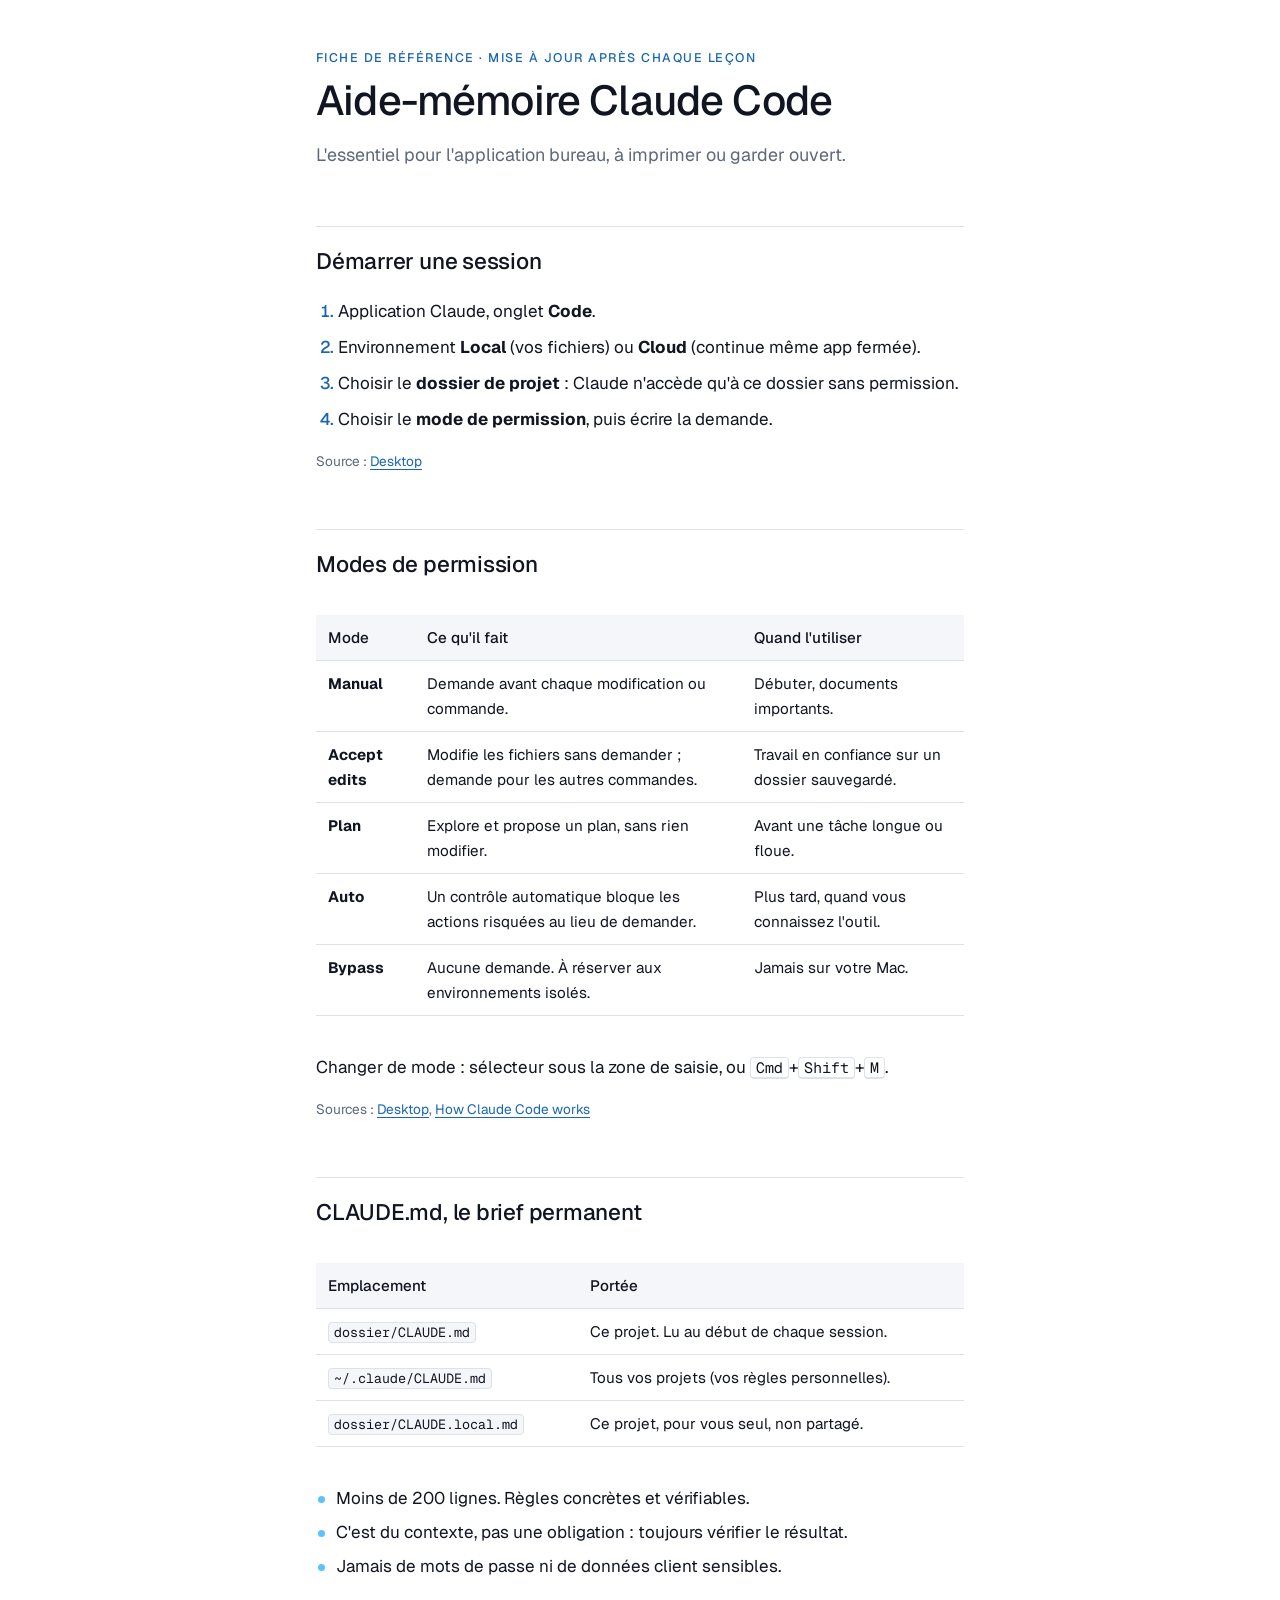
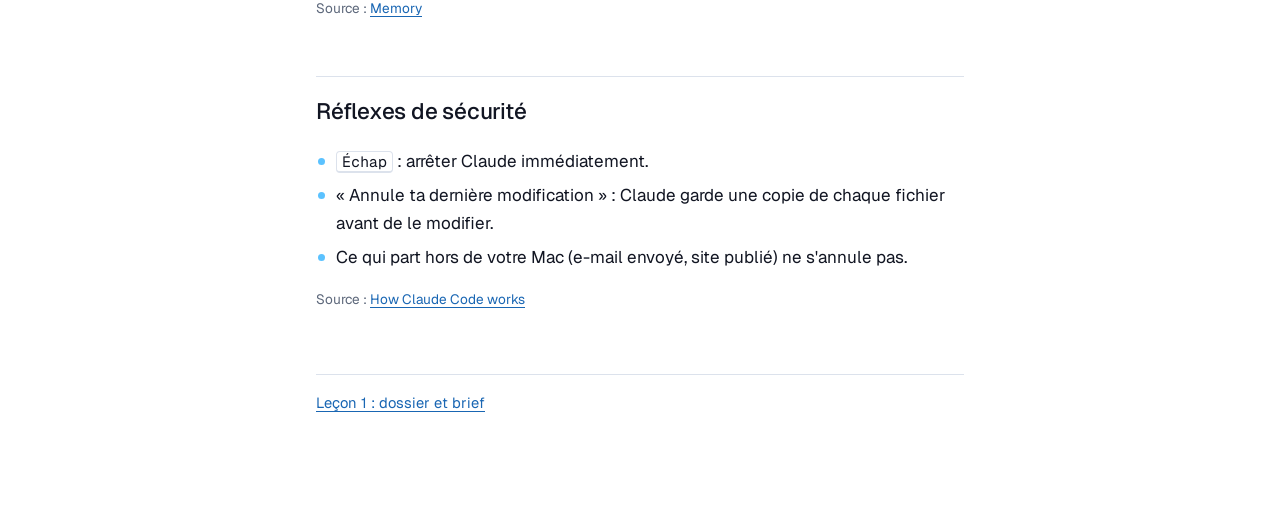
<file: apprendre-claude-code/reference/aide-memoire.html>
<!doctype html>
<html lang="fr">
<head>
<meta charset="utf-8">
<meta name="viewport" content="width=device-width, initial-scale=1">
<title>Aide-mémoire Claude Code</title>
<link rel="stylesheet" href="../assets/cours.css">
</head>
<body>
<main>
<p class="surtitre">Fiche de référence · mise à jour après chaque leçon</p>
<h1>Aide-mémoire Claude Code</h1>
<p class="chapeau">L'essentiel pour l'application bureau, à imprimer ou garder ouvert.</p>

<h2>Démarrer une session</h2>
<ol>
  <li>Application Claude, onglet <strong>Code</strong>.</li>
  <li>Environnement <strong>Local</strong> (vos fichiers) ou <strong>Cloud</strong> (continue même app fermée).</li>
  <li>Choisir le <strong>dossier de projet</strong> : Claude n'accède qu'à ce dossier sans permission.</li>
  <li>Choisir le <strong>mode de permission</strong>, puis écrire la demande.</li>
</ol>
<p class="note">Source : <a href="https://code.claude.com/docs/en/desktop">Desktop</a></p>

<h2>Modes de permission</h2>
<div class="table-defile">
<table>
  <tr><th>Mode</th><th>Ce qu'il fait</th><th>Quand l'utiliser</th></tr>
  <tr><td><strong>Manual</strong></td><td>Demande avant chaque modification ou commande.</td><td>Débuter, documents importants.</td></tr>
  <tr><td><strong>Accept edits</strong></td><td>Modifie les fichiers sans demander ; demande pour les autres commandes.</td><td>Travail en confiance sur un dossier sauvegardé.</td></tr>
  <tr><td><strong>Plan</strong></td><td>Explore et propose un plan, sans rien modifier.</td><td>Avant une tâche longue ou floue.</td></tr>
  <tr><td><strong>Auto</strong></td><td>Un contrôle automatique bloque les actions risquées au lieu de demander.</td><td>Plus tard, quand vous connaissez l'outil.</td></tr>
  <tr><td><strong>Bypass</strong></td><td>Aucune demande. À réserver aux environnements isolés.</td><td>Jamais sur votre Mac.</td></tr>
</table>
</div>
<p>Changer de mode : sélecteur sous la zone de saisie, ou <kbd>Cmd</kbd>+<kbd>Shift</kbd>+<kbd>M</kbd>.</p>
<p class="note">Sources : <a href="https://code.claude.com/docs/en/desktop">Desktop</a>, <a href="https://code.claude.com/docs/en/how-claude-code-works">How Claude Code works</a></p>

<h2>CLAUDE.md, le brief permanent</h2>
<div class="table-defile">
<table>
  <tr><th>Emplacement</th><th>Portée</th></tr>
  <tr><td><code>dossier/CLAUDE.md</code></td><td>Ce projet. Lu au début de chaque session.</td></tr>
  <tr><td><code>~/.claude/CLAUDE.md</code></td><td>Tous vos projets (vos règles personnelles).</td></tr>
  <tr><td><code>dossier/CLAUDE.local.md</code></td><td>Ce projet, pour vous seul, non partagé.</td></tr>
</table>
</div>
<ul>
  <li>Moins de 200 lignes. Règles concrètes et vérifiables.</li>
  <li>C'est du contexte, pas une obligation : toujours vérifier le résultat.</li>
  <li>Jamais de mots de passe ni de données client sensibles.</li>
</ul>
<p class="note">Source : <a href="https://code.claude.com/docs/en/memory">Memory</a></p>

<h2>Réflexes de sécurité</h2>
<ul>
  <li><kbd>Échap</kbd> : arrêter Claude immédiatement.</li>
  <li>« Annule ta dernière modification » : Claude garde une copie de chaque fichier avant de le modifier.</li>
  <li>Ce qui part hors de votre Mac (e-mail envoyé, site publié) ne s'annule pas.</li>
</ul>
<p class="note">Source : <a href="https://code.claude.com/docs/en/how-claude-code-works">How Claude Code works</a></p>

<nav class="suite">
  <a href="../lessons/0001-dossier-et-brief-claude-md.html">Leçon 1 : dossier et brief</a>
  <span></span>
</nav>
</main>
</body>
</html>
</file>
<file: style.css>
/* ============================================
   JAMYL MAMRI — Personal Website
   Premium Design System
   ============================================ */

:root {
    --color-bg: #FAFAF8;
    --color-bg-dark: #0F1923;
    --color-bg-accent: #1A2A3A;
    --color-text: #1A1A1A;
    --color-text-light: #6B7280;
    --color-text-on-dark: #E8E8E6;
    --color-text-muted-dark: #94A3B8;
    --color-primary: #C8A84E;
    --color-primary-light: #D4BC6A;
    --color-primary-dark: #B8942E;
    --color-border: #E5E5E3;
    --color-border-dark: #2A3A4A;
    --color-card: #FFFFFF;
    --color-card-dark: #162330;

    --font-heading: 'Playfair Display', Georgia, serif;
    --font-body: 'Inter', -apple-system, BlinkMacSystemFont, sans-serif;

    --space-xs: 0.5rem;
    --space-sm: 1rem;
    --space-md: 1.5rem;
    --space-lg: 2.5rem;
    --space-xl: 4rem;
    --space-2xl: 6rem;
    --space-3xl: 8rem;

    --radius-sm: 6px;
    --radius-md: 12px;
    --radius-lg: 20px;

    --transition: 0.3s cubic-bezier(0.4, 0, 0.2, 1);
    --transition-slow: 0.6s cubic-bezier(0.4, 0, 0.2, 1);
}

/* ============================================
   RESET & BASE
   ============================================ */

*, *::before, *::after {
    margin: 0;
    padding: 0;
    box-sizing: border-box;
}

html {
    scroll-behavior: smooth;
    font-size: 16px;
    -webkit-font-smoothing: antialiased;
    -moz-osx-font-smoothing: grayscale;
}

body {
    font-family: var(--font-body);
    color: var(--color-text);
    background-color: var(--color-bg);
    line-height: 1.7;
    overflow-x: hidden;
}

img {
    max-width: 100%;
    display: block;
}

a {
    color: inherit;
    text-decoration: none;
    transition: var(--transition);
}

strong {
    font-weight: 600;
}

.container {
    max-width: 1200px;
    margin: 0 auto;
    padding: 0 var(--space-md);
}

/* ============================================
   ANIMATIONS
   ============================================ */

.fade-in {
    opacity: 0;
    transform: translateY(30px);
    transition: opacity 0.8s ease, transform 0.8s ease;
}

.fade-in.visible {
    opacity: 1;
    transform: translateY(0);
}

@keyframes float {
    0%, 100% { transform: translateY(0); }
    50% { transform: translateY(-10px); }
}

@keyframes pulse {
    0%, 100% { opacity: 1; }
    50% { opacity: 0.5; }
}

/* ============================================
   NAVBAR
   ============================================ */

.navbar {
    position: fixed;
    top: 0;
    left: 0;
    right: 0;
    z-index: 1000;
    padding: var(--space-sm) 0;
    transition: var(--transition);
    background: transparent;
}

.navbar.scrolled {
    background: rgba(15, 25, 35, 0.95);
    backdrop-filter: blur(20px);
    -webkit-backdrop-filter: blur(20px);
    padding: 0.6rem 0;
    box-shadow: 0 1px 20px rgba(0, 0, 0, 0.15);
}

.nav-container {
    max-width: 1200px;
    margin: 0 auto;
    padding: 0 var(--space-md);
    display: flex;
    justify-content: space-between;
    align-items: center;
}

.nav-logo {
    font-family: var(--font-heading);
    font-size: 1.5rem;
    font-weight: 700;
    color: #fff;
    letter-spacing: 0.02em;
}

.nav-menu {
    display: flex;
    align-items: center;
    list-style: none;
    gap: var(--space-xs);
}

.nav-link {
    color: rgba(255, 255, 255, 0.8);
    font-size: 0.875rem;
    font-weight: 500;
    padding: 0.5rem 1rem;
    border-radius: var(--radius-sm);
    transition: var(--transition);
    letter-spacing: 0.01em;
}

.nav-link:hover {
    color: #fff;
    background: rgba(255, 255, 255, 0.1);
}

.nav-link.nav-cta {
    background: var(--color-primary);
    color: var(--color-bg-dark);
    font-weight: 600;
    padding: 0.5rem 1.25rem;
}

.nav-link.nav-cta:hover {
    background: var(--color-primary-light);
}

.nav-toggle {
    display: none;
    flex-direction: column;
    gap: 5px;
    background: none;
    border: none;
    cursor: pointer;
    padding: 5px;
    z-index: 1001;
}

.nav-toggle span {
    display: block;
    width: 24px;
    height: 2px;
    background: #fff;
    transition: var(--transition);
    border-radius: 2px;
}

.nav-toggle.active span:nth-child(1) {
    transform: rotate(45deg) translate(5px, 5px);
}

.nav-toggle.active span:nth-child(2) {
    opacity: 0;
}

.nav-toggle.active span:nth-child(3) {
    transform: rotate(-45deg) translate(5px, -5px);
}

/* ============================================
   HERO
   ============================================ */

.hero {
    position: relative;
    min-height: 100vh;
    display: flex;
    align-items: center;
    justify-content: center;
    background: linear-gradient(145deg, #0F1923 0%, #1A2A3A 40%, #0F1923 100%);
    color: #fff;
    overflow: hidden;
    padding: var(--space-3xl) 0 var(--space-xl);
}

.hero-bg-pattern {
    position: absolute;
    inset: 0;
    background-image:
        radial-gradient(circle at 20% 50%, rgba(200, 168, 78, 0.08) 0%, transparent 50%),
        radial-gradient(circle at 80% 20%, rgba(200, 168, 78, 0.05) 0%, transparent 40%),
        radial-gradient(circle at 50% 80%, rgba(200, 168, 78, 0.03) 0%, transparent 40%);
    animation: float 8s ease-in-out infinite;
}

.hero-content {
    position: relative;
    text-align: center;
    z-index: 1;
}

.hero-photo {
    margin-bottom: var(--space-lg);
    display: flex;
    justify-content: center;
}

.hero-photo img {
    width: 180px;
    height: 180px;
    border-radius: 50%;
    object-fit: cover;
    object-position: center center;
    border: 3px solid rgba(200, 168, 78, 0.4);
    box-shadow: 0 10px 40px rgba(0, 0, 0, 0.3);
}

.hero-quote {
    font-family: var(--font-heading);
    font-style: italic;
    font-size: clamp(1.05rem, 2vw, 1.25rem);
    color: rgba(255, 255, 255, 0.75);
    max-width: 650px;
    margin: 0 auto var(--space-md);
    line-height: 1.6;
    padding: 0 var(--space-sm);
    border-left: none;
}

.hero-badge {
    display: inline-block;
    font-size: 0.8rem;
    font-weight: 600;
    letter-spacing: 0.15em;
    text-transform: uppercase;
    color: var(--color-primary);
    border: 1px solid rgba(200, 168, 78, 0.3);
    padding: 0.5rem 1.5rem;
    border-radius: 50px;
    margin-bottom: var(--space-lg);
}

.hero-title {
    margin-bottom: var(--space-md);
}

.hero-name {
    display: block;
    font-family: var(--font-heading);
    font-size: clamp(2.5rem, 6vw, 4.5rem);
    font-weight: 700;
    letter-spacing: -0.01em;
    line-height: 1.1;
    margin-bottom: var(--space-sm);
}

.hero-tagline {
    display: block;
    font-family: var(--font-body);
    font-size: clamp(1rem, 2.5vw, 1.4rem);
    font-weight: 300;
    color: rgba(255, 255, 255, 0.7);
    line-height: 1.5;
    letter-spacing: 0.02em;
}

.hero-description {
    max-width: 600px;
    margin: 0 auto var(--space-lg);
    font-size: 1.05rem;
    color: rgba(255, 255, 255, 0.65);
    line-height: 1.8;
}

.hero-actions {
    display: flex;
    gap: var(--space-sm);
    justify-content: center;
    flex-wrap: wrap;
    margin-bottom: var(--space-2xl);
}

.btn {
    display: inline-flex;
    align-items: center;
    gap: 0.5rem;
    padding: 0.875rem 2rem;
    font-family: var(--font-body);
    font-size: 0.95rem;
    font-weight: 600;
    border-radius: var(--radius-sm);
    cursor: pointer;
    transition: var(--transition);
    border: none;
    letter-spacing: 0.01em;
}

.btn-primary {
    background: var(--color-primary);
    color: var(--color-bg-dark);
}

.btn-primary:hover {
    background: var(--color-primary-light);
    transform: translateY(-2px);
    box-shadow: 0 8px 30px rgba(200, 168, 78, 0.3);
}

.btn-outline {
    background: transparent;
    color: #fff;
    border: 1px solid rgba(255, 255, 255, 0.25);
}

.btn-outline:hover {
    border-color: rgba(255, 255, 255, 0.5);
    background: rgba(255, 255, 255, 0.05);
    transform: translateY(-2px);
}

.hero-stats {
    display: grid;
    grid-template-columns: repeat(4, 1fr);
    gap: var(--space-md);
    max-width: 700px;
    margin: 0 auto;
}

.stat {
    text-align: center;
}

.stat-number {
    display: block;
    font-family: var(--font-heading);
    font-size: 2.5rem;
    font-weight: 700;
    color: var(--color-primary);
    line-height: 1;
}

.stat-suffix {
    font-family: var(--font-heading);
    font-size: 2.5rem;
    font-weight: 700;
    color: var(--color-primary);
}

.stat-label {
    display: block;
    font-size: 0.8rem;
    color: rgba(255, 255, 255, 0.5);
    text-transform: uppercase;
    letter-spacing: 0.1em;
    margin-top: 0.5rem;
}

.scroll-indicator {
    position: absolute;
    bottom: 2rem;
    left: 50%;
    transform: translateX(-50%);
    color: rgba(255, 255, 255, 0.4);
    animation: pulse 2s ease-in-out infinite;
}

.scroll-indicator:hover {
    color: var(--color-primary);
}

/* ============================================
   SECTIONS
   ============================================ */

.section {
    padding: var(--space-3xl) 0;
}

.section-dark {
    background: var(--color-bg-dark);
    color: var(--color-text-on-dark);
}

.section-accent {
    background: linear-gradient(145deg, #1A2A3A 0%, #0F1923 100%);
    color: var(--color-text-on-dark);
}

.section-header {
    text-align: center;
    margin-bottom: var(--space-2xl);
}

.section-tag {
    display: inline-block;
    font-size: 0.75rem;
    font-weight: 600;
    letter-spacing: 0.2em;
    text-transform: uppercase;
    color: var(--color-primary);
    margin-bottom: var(--space-sm);
}

.section-title {
    font-family: var(--font-heading);
    font-size: clamp(1.8rem, 4vw, 2.8rem);
    font-weight: 600;
    line-height: 1.2;
    letter-spacing: -0.01em;
}

.section-subtitle {
    font-size: 1.05rem;
    color: var(--color-text-light);
    margin-top: var(--space-sm);
    max-width: 600px;
    margin-left: auto;
    margin-right: auto;
}

.section-dark .section-subtitle {
    color: var(--color-text-muted-dark);
}

/* ============================================
   ABOUT
   ============================================ */

.about-grid {
    display: grid;
    grid-template-columns: 1.2fr 1fr;
    gap: var(--space-2xl);
    align-items: start;
}

.about-lead {
    font-size: 1.15rem;
    line-height: 1.8;
    margin-bottom: var(--space-md);
    color: var(--color-text);
}

.about-text p {
    color: var(--color-text-light);
    margin-bottom: var(--space-sm);
    line-height: 1.8;
}

.about-links {
    display: flex;
    gap: var(--space-md);
    margin-top: var(--space-lg);
}

.about-link {
    display: inline-flex;
    align-items: center;
    gap: 0.5rem;
    font-weight: 500;
    color: var(--color-primary-dark);
    padding: 0.5rem 0;
    border-bottom: 1px solid var(--color-primary-dark);
}

.about-link:hover {
    color: var(--color-primary);
    border-color: var(--color-primary);
}

.about-highlights {
    display: flex;
    flex-direction: column;
    gap: var(--space-sm);
}

.highlight-card {
    background: var(--color-card);
    border: 1px solid var(--color-border);
    padding: var(--space-md);
    border-radius: var(--radius-md);
    transition: var(--transition);
}

.highlight-card:hover {
    transform: translateY(-3px);
    box-shadow: 0 10px 40px rgba(0, 0, 0, 0.06);
    border-color: var(--color-primary);
}

.highlight-icon {
    color: var(--color-primary);
    margin-bottom: var(--space-xs);
}

.highlight-card h3 {
    font-family: var(--font-body);
    font-size: 1rem;
    font-weight: 600;
    margin-bottom: 0.25rem;
}

.highlight-card p {
    font-size: 0.875rem;
    color: var(--color-text-light);
}

/* ============================================
   EXPERTISE
   ============================================ */

.expertise-grid {
    display: grid;
    grid-template-columns: repeat(3, 1fr);
    gap: var(--space-md);
}

.expertise-card {
    background: var(--color-card-dark);
    border: 1px solid var(--color-border-dark);
    padding: var(--space-lg);
    border-radius: var(--radius-md);
    transition: var(--transition);
    position: relative;
    overflow: hidden;
}

.expertise-card::before {
    content: '';
    position: absolute;
    top: 0;
    left: 0;
    right: 0;
    height: 2px;
    background: var(--color-primary);
    transform: scaleX(0);
    transform-origin: left;
    transition: transform 0.5s ease;
}

.expertise-card:hover::before {
    transform: scaleX(1);
}

.expertise-card:hover {
    transform: translateY(-5px);
    border-color: rgba(200, 168, 78, 0.3);
    box-shadow: 0 20px 60px rgba(0, 0, 0, 0.3);
}

.expertise-number {
    font-family: var(--font-heading);
    font-size: 2rem;
    font-weight: 700;
    color: rgba(200, 168, 78, 0.2);
    margin-bottom: var(--space-sm);
}

.expertise-card h3 {
    font-family: var(--font-body);
    font-size: 1.1rem;
    font-weight: 600;
    margin-bottom: var(--space-xs);
    color: #fff;
}

.expertise-card p {
    font-size: 0.9rem;
    color: var(--color-text-muted-dark);
    line-height: 1.7;
}

/* ============================================
   TIMELINE / EXPERIENCE
   ============================================ */

.timeline {
    max-width: 800px;
    margin: 0 auto;
    position: relative;
}

.timeline::before {
    content: '';
    position: absolute;
    top: 0;
    bottom: 0;
    left: 0;
    width: 2px;
    background: var(--color-border);
}

.timeline-item {
    position: relative;
    padding-left: var(--space-xl);
    padding-bottom: var(--space-xl);
}

.timeline-item:last-child {
    padding-bottom: 0;
}

.timeline-marker {
    position: absolute;
    left: -5px;
    top: 6px;
    width: 12px;
    height: 12px;
    border-radius: 50%;
    background: var(--color-primary);
    border: 3px solid var(--color-bg);
}

.timeline-date {
    font-size: 0.8rem;
    font-weight: 600;
    color: var(--color-primary-dark);
    text-transform: uppercase;
    letter-spacing: 0.08em;
    margin-bottom: 0.5rem;
}

.timeline-content {
    background: var(--color-card);
    border: 1px solid var(--color-border);
    padding: var(--space-md);
    border-radius: var(--radius-md);
    transition: var(--transition);
}

.timeline-content:hover {
    box-shadow: 0 8px 30px rgba(0, 0, 0, 0.06);
    border-color: var(--color-primary);
}

.timeline-header {
    display: flex;
    justify-content: space-between;
    align-items: baseline;
    flex-wrap: wrap;
    gap: 0.5rem;
    margin-bottom: 0.25rem;
}

.timeline-header h3 {
    font-family: var(--font-heading);
    font-size: 1.25rem;
    font-weight: 600;
}

.timeline-location {
    font-size: 0.8rem;
    color: var(--color-text-light);
    font-weight: 500;
}

.timeline-role {
    font-size: 0.9rem;
    font-weight: 600;
    color: var(--color-primary-dark);
    margin-bottom: var(--space-xs);
}

.timeline-content p {
    font-size: 0.9rem;
    color: var(--color-text-light);
    line-height: 1.7;
}

.timeline-highlights {
    display: flex;
    gap: 0.5rem;
    flex-wrap: wrap;
    margin-top: var(--space-sm);
}

.timeline-highlights span {
    font-size: 0.75rem;
    font-weight: 600;
    padding: 0.3rem 0.75rem;
    background: rgba(200, 168, 78, 0.1);
    color: var(--color-primary-dark);
    border-radius: 50px;
    letter-spacing: 0.02em;
}

/* ============================================
   CLIENTS
   ============================================ */

.clients-grid {
    display: grid;
    grid-template-columns: repeat(4, 1fr);
    gap: var(--space-sm);
    margin-bottom: var(--space-2xl);
}

.client-item {
    background: var(--color-card-dark);
    border: 1px solid var(--color-border-dark);
    padding: var(--space-md);
    border-radius: var(--radius-md);
    text-align: center;
    font-weight: 500;
    font-size: 0.9rem;
    color: var(--color-text-on-dark);
    transition: var(--transition);
}

.client-item:hover {
    border-color: var(--color-primary);
    background: rgba(200, 168, 78, 0.05);
    transform: translateY(-2px);
}

.platforms {
    text-align: center;
}

.platforms h3 {
    font-family: var(--font-heading);
    font-size: 1.2rem;
    margin-bottom: var(--space-md);
    color: var(--color-primary);
}

.platforms-list {
    display: flex;
    justify-content: center;
    flex-wrap: wrap;
    gap: var(--space-sm);
}

.platforms-list span {
    font-size: 0.85rem;
    font-weight: 500;
    padding: 0.5rem 1.25rem;
    border: 1px solid var(--color-border-dark);
    border-radius: 50px;
    color: var(--color-text-muted-dark);
    transition: var(--transition);
}

.platforms-list span:hover {
    border-color: var(--color-primary);
    color: var(--color-primary);
}

/* ============================================
   EDUCATION
   ============================================ */

.education-grid {
    max-width: 800px;
    margin: 0 auto;
    display: flex;
    flex-direction: column;
    gap: var(--space-md);
}

.education-card {
    display: grid;
    grid-template-columns: 120px 1fr;
    gap: var(--space-md);
    background: var(--color-card);
    border: 1px solid var(--color-border);
    padding: var(--space-md);
    border-radius: var(--radius-md);
    transition: var(--transition);
}

.education-card:hover {
    border-color: var(--color-primary);
    box-shadow: 0 8px 30px rgba(0, 0, 0, 0.06);
}

.education-year {
    font-family: var(--font-heading);
    font-size: 1rem;
    font-weight: 600;
    color: var(--color-primary-dark);
    padding-top: 0.15rem;
}

.education-content h3 {
    font-family: var(--font-heading);
    font-size: 1.15rem;
    font-weight: 600;
    margin-bottom: 0.25rem;
}

.education-program {
    font-size: 0.85rem;
    font-weight: 600;
    color: var(--color-primary-dark);
    margin-bottom: 0.5rem;
}

.education-content p:last-child {
    font-size: 0.875rem;
    color: var(--color-text-light);
    line-height: 1.7;
}

/* ============================================
   AWARDS
   ============================================ */

.awards-grid {
    display: grid;
    grid-template-columns: repeat(4, 1fr);
    gap: var(--space-md);
    margin-top: var(--space-lg);
}

.award-item {
    text-align: center;
    padding: var(--space-lg) var(--space-sm);
}

.award-icon {
    color: var(--color-primary);
    margin-bottom: var(--space-sm);
}

.award-item h3 {
    font-family: var(--font-body);
    font-size: 1rem;
    font-weight: 600;
    color: #fff;
    margin-bottom: 0.25rem;
}

.award-item p {
    font-size: 0.85rem;
    color: var(--color-text-muted-dark);
}

/* ============================================
   LANGUAGES
   ============================================ */

.languages-bar {
    display: flex;
    justify-content: center;
    align-items: center;
    flex-wrap: wrap;
    gap: var(--space-lg);
    padding: var(--space-lg);
    background: var(--color-card);
    border: 1px solid var(--color-border);
    border-radius: var(--radius-lg);
}

.lang-item {
    text-align: center;
}

.lang-name {
    display: block;
    font-weight: 600;
    font-size: 1rem;
    margin-bottom: 0.15rem;
}

.lang-level {
    display: block;
    font-size: 0.8rem;
    color: var(--color-text-light);
}

.lang-divider {
    width: 1px;
    height: 40px;
    background: var(--color-border);
}

/* ============================================
   CONTACT
   ============================================ */

.contact-grid {
    display: grid;
    grid-template-columns: repeat(2, 1fr);
    gap: var(--space-sm);
    max-width: 700px;
    margin: var(--space-lg) auto 0;
}

.contact-card {
    display: flex;
    flex-direction: column;
    align-items: center;
    gap: 0.5rem;
    background: var(--color-card-dark);
    border: 1px solid var(--color-border-dark);
    padding: var(--space-lg);
    border-radius: var(--radius-md);
    text-align: center;
    transition: var(--transition);
    cursor: pointer;
}

.contact-card:hover {
    border-color: var(--color-primary);
    transform: translateY(-3px);
    box-shadow: 0 15px 50px rgba(0, 0, 0, 0.3);
}

.contact-card svg {
    color: var(--color-primary);
}

.contact-label {
    font-size: 0.75rem;
    font-weight: 600;
    text-transform: uppercase;
    letter-spacing: 0.1em;
    color: var(--color-text-muted-dark);
}

.contact-value {
    font-size: 0.9rem;
    font-weight: 500;
    color: var(--color-text-on-dark);
}

/* ============================================
   FOOTER
   ============================================ */

.footer {
    background: #0A1219;
    color: var(--color-text-muted-dark);
    padding: var(--space-xl) 0;
}

.footer-content {
    display: flex;
    justify-content: space-between;
    align-items: center;
    flex-wrap: wrap;
    gap: var(--space-md);
}

.footer-logo {
    font-family: var(--font-heading);
    font-size: 1.2rem;
    font-weight: 600;
    color: #fff;
}

.footer-brand p {
    font-size: 0.8rem;
    margin-top: 0.25rem;
}

.footer-links {
    display: flex;
    gap: var(--space-md);
}

.footer-links a {
    font-size: 0.85rem;
    font-weight: 500;
    transition: var(--transition);
}

.footer-links a:hover {
    color: var(--color-primary);
}

.footer-copy {
    font-size: 0.75rem;
    width: 100%;
    text-align: center;
    padding-top: var(--space-md);
    border-top: 1px solid var(--color-border-dark);
    margin-top: var(--space-sm);
}

/* ============================================
   RESPONSIVE
   ============================================ */

@media (max-width: 1024px) {
    .expertise-grid {
        grid-template-columns: repeat(2, 1fr);
    }
    .awards-grid {
        grid-template-columns: repeat(2, 1fr);
    }
}

@media (max-width: 768px) {
    .nav-toggle {
        display: flex;
    }

    .nav-menu {
        position: fixed;
        top: 0;
        right: -100%;
        width: 80%;
        max-width: 320px;
        height: 100vh;
        background: var(--color-bg-dark);
        flex-direction: column;
        padding: 5rem var(--space-lg) var(--space-lg);
        transition: right 0.4s ease;
        box-shadow: -10px 0 40px rgba(0, 0, 0, 0.3);
    }

    .nav-menu.active {
        right: 0;
    }

    .nav-link {
        font-size: 1rem;
        padding: 0.75rem 1rem;
        width: 100%;
    }

    .hero-stats {
        grid-template-columns: repeat(4, 1fr);
        gap: var(--space-sm);
    }

    .about-grid {
        grid-template-columns: 1fr;
        gap: var(--space-lg);
    }

    .expertise-grid {
        grid-template-columns: 1fr;
    }

    .clients-grid {
        grid-template-columns: repeat(2, 1fr);
    }

    .education-card {
        grid-template-columns: 1fr;
        gap: var(--space-xs);
    }

    .awards-grid {
        grid-template-columns: 1fr 1fr;
        gap: var(--space-sm);
    }

    .contact-grid {
        grid-template-columns: 1fr;
    }

    .languages-bar {
        flex-direction: column;
        gap: var(--space-sm);
    }

    .lang-divider {
        width: 60px;
        height: 1px;
    }

    .footer-content {
        flex-direction: column;
        text-align: center;
    }

    .timeline::before {
        left: 0;
    }
}

@media (max-width: 480px) {
    .hero-name {
        font-size: 2.2rem;
    }

    .hero-stats {
        grid-template-columns: repeat(2, 1fr);
        gap: var(--space-md);
    }

    .clients-grid {
        grid-template-columns: 1fr;
    }

    .platforms-list {
        flex-direction: column;
        align-items: center;
    }
}
</file>
<file: apprendre-claude-code/assets/cours.css>
/* Feuille de style partagée par toutes les leçons et fiches. Palette charte 8mind. */
@import url('https://fonts.googleapis.com/css2?family=Geist:wght@400;500;700&family=Geist+Mono&display=swap');

:root {
  --brand-dot: #5bc2ff;
  --brand-strong: #1966b3;
  --brand-tint: #eaf6ff;
  --surface: #ffffff;
  --surface-alt: #f4f6fa;
  --ink: #111522;
  --ink-muted: #5d687b;
  --line: #dce2ec;
  --positive: #0b6e62;
  --caution: #9a5b00;
  --critical: #b42318;
  --positive-tint: #e6f4f1;
  --critical-tint: #fdecea;
  --caution-tint: #fdf3e3;
}
@media (prefers-color-scheme: dark) {
  :root:not([data-theme="light"]) {
    --brand-strong: #7cc6ff;
    --brand-tint: #12233a;
    --surface: #070a12;
    --surface-alt: #111522;
    --ink: #f4f7ff;
    --ink-muted: #a3adbf;
    --line: #26304a;
    --positive: #4fd1b8;
    --caution: #f0b860;
    --critical: #ff8a7a;
    --positive-tint: #0d2a26;
    --critical-tint: #2e1412;
    --caution-tint: #2c2210;
  }
}
:root[data-theme="dark"] {
  --brand-strong: #7cc6ff; --brand-tint: #12233a; --surface: #070a12; --surface-alt: #111522;
  --ink: #f4f7ff; --ink-muted: #a3adbf; --line: #26304a; --positive: #4fd1b8; --caution: #f0b860;
  --critical: #ff8a7a; --positive-tint: #0d2a26; --critical-tint: #2e1412; --caution-tint: #2c2210;
}

* { box-sizing: border-box; }
html { -webkit-text-size-adjust: 100%; }
body {
  margin: 0; background: var(--surface); color: var(--ink);
  font: 400 17px/1.65 'Geist', system-ui, sans-serif;
}
main { max-width: 680px; margin: 0 auto; padding: 48px 16px 96px; }
a { color: var(--brand-strong); text-underline-offset: 3px; }
code, kbd { font-family: 'Geist Mono', ui-monospace, monospace; font-size: .88em; }
code { background: var(--surface-alt); border: 1px solid var(--line); border-radius: 4px; padding: 1px 5px; }
kbd { border: 1px solid var(--line); border-bottom-width: 2px; border-radius: 4px; padding: 0 5px; }

.surtitre { color: var(--brand-strong); font-size: .78rem; letter-spacing: .12em; text-transform: uppercase; font-weight: 500; margin: 0 0 8px; }
h1 { font-weight: 500; letter-spacing: -.02em; font-size: clamp(1.9rem, 5vw, 2.6rem); line-height: 1.15; margin: 0 0 16px; }
h2 { font-weight: 500; letter-spacing: -.01em; font-size: 1.4rem; margin: 56px 0 12px; padding-top: 16px; border-top: 1px solid var(--line); }
h3 { font-weight: 500; font-size: 1.1rem; margin: 32px 0 8px; }
.chapeau { color: var(--ink-muted); font-size: 1.12rem; margin: 0 0 24px; }
.meta { color: var(--ink-muted); font-size: .85rem; }

ul { padding-left: 0; list-style: none; }
ul li { position: relative; padding-left: 20px; margin: 6px 0; }
ul li::before { content: ""; position: absolute; left: 2px; top: .68em; width: 7px; height: 7px; border-radius: 50%; background: var(--brand-dot); }
ol { padding-left: 22px; }
ol li { margin: 8px 0; }
ol li::marker { color: var(--brand-strong); font-weight: 500; }

.encadre { background: var(--surface-alt); border-left: 3px solid var(--brand-dot); padding: 14px 18px; margin: 24px 0; border-radius: 0 6px 6px 0; }
.encadre.attention { border-left-color: var(--caution); background: var(--caution-tint); }
.encadre p:first-child { margin-top: 0; } .encadre p:last-child { margin-bottom: 0; }
.etiquette { font-size: .75rem; letter-spacing: .1em; text-transform: uppercase; font-weight: 500; color: var(--brand-strong); display: block; margin-bottom: 4px; }
.attention .etiquette { color: var(--caution); }

.note { color: var(--ink-muted); font-size: .85rem; }
sup a { text-decoration: none; font-size: .75em; }

table { width: 100%; border-collapse: collapse; margin: 20px 0; font-size: .95rem; }
th { text-align: left; font-weight: 500; background: var(--surface-alt); }
th, td { padding: 10px 12px; border-bottom: 1px solid var(--line); vertical-align: top; }
.table-defile { overflow-x: auto; }

/* Schéma de la boucle */
.boucle { display: grid; grid-template-columns: repeat(3, 1fr); gap: 8px; margin: 24px 0; counter-reset: etape; }
.boucle div { border: 1px solid var(--line); border-radius: 8px; padding: 12px; text-align: center; font-size: .92rem; }
.boucle div strong { display: block; color: var(--brand-strong); font-weight: 500; }
@media (max-width: 480px) { .boucle { grid-template-columns: 1fr; } }

/* Quiz (assets/cours.js) */
.quiz { margin: 24px 0; }
.question { border: 1px solid var(--line); border-radius: 10px; padding: 16px 18px; margin: 16px 0; }
.question p { margin: 0 0 12px; font-weight: 500; }
.question button {
  display: block; width: 100%; text-align: left; font: inherit; color: var(--ink);
  background: var(--surface); border: 1px solid var(--line); border-radius: 6px;
  padding: 10px 12px; margin: 6px 0; cursor: pointer;
}
.question button:hover:not(:disabled) { border-color: var(--brand-dot); background: var(--brand-tint); }
.question button:disabled { cursor: default; }
.question button.juste { border-color: var(--positive); background: var(--positive-tint); }
.question button.faux { border-color: var(--critical); background: var(--critical-tint); }
.retour { margin-top: 10px; font-size: .93rem; display: none; }
.retour.visible { display: block; }
.retour strong { font-weight: 500; }
.score { font-weight: 500; color: var(--brand-strong); }

/* Liste d'étapes cochables */
.etapes { list-style: none; padding: 0; counter-reset: e; }
.etapes li { counter-increment: e; padding: 12px 0 12px 44px; border-bottom: 1px solid var(--line); position: relative; margin: 0; }
.etapes li::before { display: none; }
.etapes input { position: absolute; left: 4px; top: 16px; width: 20px; height: 20px; accent-color: var(--brand-strong); }
.etapes li.fait { color: var(--ink-muted); }

.prompt { background: var(--surface-alt); border: 1px solid var(--line); border-radius: 8px; padding: 14px 16px; font-family: 'Geist Mono', monospace; font-size: .86rem; white-space: pre-wrap; margin: 12px 0; }

nav.suite { display: flex; justify-content: space-between; gap: 16px; margin-top: 64px; padding-top: 16px; border-top: 1px solid var(--line); font-size: .92rem; }

@media print {
  body { font-size: 11pt; }
  main { max-width: none; padding: 0; }
  .question button { border: 1px solid #ccc; }
  nav.suite { display: none; }
  h2 { break-after: avoid; }
  table, .encadre { break-inside: avoid; }
}
</file>
